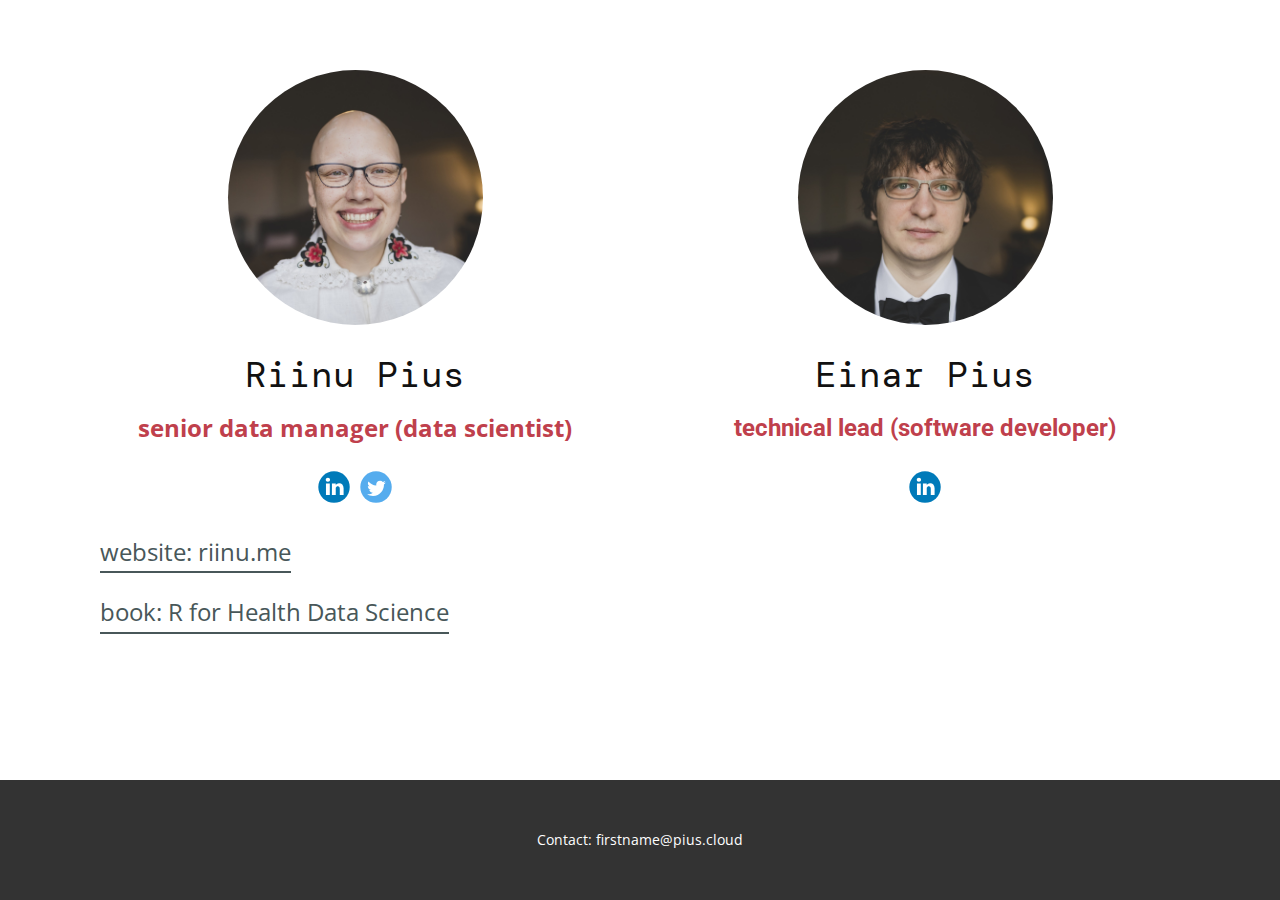
<file: index.html>
<!DOCTYPE html>
<html style="font-size: 16px;">
  <head>
    <meta name="viewport" content="width=device-width, initial-scale=1.0">
    <meta charset="utf-8">
    <meta name="keywords" content="​Einar Pius, software developer​, ​Riinu Pius, data manager/data scientist">
    <meta name="description" content="">
    <meta name="page_type" content="np-template-header-footer-from-plugin">
    <title>Home</title>
    <link rel="stylesheet" href="nicepage.css" media="screen">
<link rel="stylesheet" href="Home.css" media="screen">
    <script class="u-script" type="text/javascript" src="jquery.js" defer=""></script>
    <script class="u-script" type="text/javascript" src="nicepage.js" defer=""></script>
    <meta name="generator" content="Nicepage 3.26.0, nicepage.com">
    <link rel="icon" href="images/favicon.png">
    <link id="u-theme-google-font" rel="stylesheet" href="https://fonts.googleapis.com/css?family=Roboto:100,100i,300,300i,400,400i,500,500i,700,700i,900,900i|Open+Sans:300,300i,400,400i,600,600i,700,700i,800,800i">
    <link id="u-page-google-font" rel="stylesheet" href="https://fonts.googleapis.com/css?family=DM+Mono:300,300i,400,400i,500,500i">
    
    
    <script type="application/ld+json">{
		"@context": "http://schema.org",
		"@type": "Organization",
		"name": "Site1"
}</script>
    <meta name="theme-color" content="#bf404c">
    <meta property="og:title" content="Home">
    <meta property="og:description" content="">
    <meta property="og:type" content="website">
  </head>
  <body data-home-page="Home.html" data-home-page-title="Home" class="u-body u-stick-footer">
    <section class="u-align-center u-clearfix u-lightbox u-section-1" id="carousel_5503">
      <div class="u-align-left u-clearfix u-sheet u-sheet-1">
        <div class="u-clearfix u-expanded-width u-layout-wrap u-layout-wrap-1">
          <div class="u-gutter-0 u-layout">
            <div class="u-layout-row">
              <div class="u-container-style u-layout-cell u-size-30 u-layout-cell-1">
                <div class="u-container-layout u-container-layout-1">
                  <div class="u-align-center u-image u-image-circle u-image-1" alt="" data-image-width="1600" data-image-height="1067"></div>
                  <h2 class="u-custom-font u-text u-text-default u-text-1"> Riinu Pius</h2>
                  <h2 class="u-align-center u-custom-font u-text u-text-default-lg u-text-default-md u-text-default-sm u-text-default-xl u-text-font u-text-palette-1-base u-text-2">senior data manager (data scientist)</h2>
                  <div class="u-align-center u-social-icons u-spacing-10 u-social-icons-1">
                    <a class="u-social-url" target="_blank" title="LinkedIn" href="https://www.linkedin.com/in/riinu-pius-18860140"><span class="u-icon u-social-icon u-social-linkedin u-icon-1"><svg class="u-svg-link" preserveAspectRatio="xMidYMin slice" viewBox="0 0 112 112" style=""><use xmlns:xlink="http://www.w3.org/1999/xlink" xlink:href="#svg-cba4"></use></svg><svg class="u-svg-content" viewBox="0 0 112 112" x="0" y="0" id="svg-cba4"><circle fill="currentColor" cx="56.1" cy="56.1" r="55"></circle><path fill="#FFFFFF" d="M41.3,83.7H27.9V43.4h13.4V83.7z M34.6,37.9L34.6,37.9c-4.6,0-7.5-3.1-7.5-7c0-4,3-7,7.6-7s7.4,3,7.5,7
            C42.2,34.8,39.2,37.9,34.6,37.9z M89.6,83.7H76.2V62.2c0-5.4-1.9-9.1-6.8-9.1c-3.7,0-5.9,2.5-6.9,4.9c-0.4,0.9-0.4,2.1-0.4,3.3v22.5
            H48.7c0,0,0.2-36.5,0-40.3h13.4v5.7c1.8-2.7,5-6.7,12.1-6.7c8.8,0,15.4,5.8,15.4,18.1V83.7z"></path></svg></span>
                    </a>
                    <a class="u-social-url" title="twitter" target="_blank" href="https://twitter.com/_Riinu_"><span class="u-icon u-social-icon u-social-twitter u-icon-2"><svg class="u-svg-link" preserveAspectRatio="xMidYMin slice" viewBox="0 0 112 112" style=""><use xmlns:xlink="http://www.w3.org/1999/xlink" xlink:href="#svg-efad"></use></svg><svg class="u-svg-content" viewBox="0 0 112 112" x="0" y="0" id="svg-efad"><circle fill="currentColor" class="st0" cx="56.1" cy="56.1" r="55"></circle><path fill="#FFFFFF" d="M83.8,47.3c0,0.6,0,1.2,0,1.7c0,17.7-13.5,38.2-38.2,38.2C38,87.2,31,85,25,81.2c1,0.1,2.1,0.2,3.2,0.2
c6.3,0,12.1-2.1,16.7-5.7c-5.9-0.1-10.8-4-12.5-9.3c0.8,0.2,1.7,0.2,2.5,0.2c1.2,0,2.4-0.2,3.5-0.5c-6.1-1.2-10.8-6.7-10.8-13.1
c0-0.1,0-0.1,0-0.2c1.8,1,3.9,1.6,6.1,1.7c-3.6-2.4-6-6.5-6-11.2c0-2.5,0.7-4.8,1.8-6.7c6.6,8.1,16.5,13.5,27.6,14
c-0.2-1-0.3-2-0.3-3.1c0-7.4,6-13.4,13.4-13.4c3.9,0,7.3,1.6,9.8,4.2c3.1-0.6,5.9-1.7,8.5-3.3c-1,3.1-3.1,5.8-5.9,7.4
c2.7-0.3,5.3-1,7.7-2.1C88.7,43,86.4,45.4,83.8,47.3z"></path></svg></span>
                    </a>
                  </div>
                  <a href="https://riinu.me" class="u-align-left u-border-2 u-border-palette-4-dark-2 u-btn u-button-style u-none u-btn-1" target="_blank">website: riinu.me</a>
                  <a href="https://argoshare.is.ed.ac.uk/healthyr_book/" class="u-align-left u-border-2 u-border-palette-4-dark-2 u-btn u-button-style u-none u-btn-2" target="_blank">book: R for Health Data Science</a>
                </div>
              </div>
              <div class="u-container-style u-layout-cell u-size-30 u-layout-cell-2">
                <div class="u-container-layout u-container-layout-2">
                  <div class="u-image u-image-circle u-image-2" alt="" data-image-width="1067" data-image-height="1600"></div>
                  <h2 class="u-align-center u-custom-font u-text u-text-default u-text-3"> Einar Pius</h2>
                  <h2 class="u-align-center u-text u-text-default-lg u-text-default-md u-text-default-sm u-text-default-xl u-text-palette-1-base u-text-4">technical lead​ (software developer)</h2>
                  <div class="u-social-icons u-spacing-10 u-social-icons-2">
                    <a class="u-social-url" target="_blank" title="LinkedIn" href="https://www.linkedin.com/in/einar-pius"><span class="u-icon u-social-icon u-social-linkedin u-icon-3"><svg class="u-svg-link" preserveAspectRatio="xMidYMin slice" viewBox="0 0 112 112" style=""><use xmlns:xlink="http://www.w3.org/1999/xlink" xlink:href="#svg-b36e"></use></svg><svg class="u-svg-content" viewBox="0 0 112 112" x="0" y="0" id="svg-b36e"><circle fill="currentColor" cx="56.1" cy="56.1" r="55"></circle><path fill="#FFFFFF" d="M41.3,83.7H27.9V43.4h13.4V83.7z M34.6,37.9L34.6,37.9c-4.6,0-7.5-3.1-7.5-7c0-4,3-7,7.6-7s7.4,3,7.5,7
            C42.2,34.8,39.2,37.9,34.6,37.9z M89.6,83.7H76.2V62.2c0-5.4-1.9-9.1-6.8-9.1c-3.7,0-5.9,2.5-6.9,4.9c-0.4,0.9-0.4,2.1-0.4,3.3v22.5
            H48.7c0,0,0.2-36.5,0-40.3h13.4v5.7c1.8-2.7,5-6.7,12.1-6.7c8.8,0,15.4,5.8,15.4,18.1V83.7z"></path></svg></span>
                    </a>
                  </div>
                </div>
              </div>
            </div>
          </div>
        </div>
      </div>
    </section>
    
    
    <footer class="u-align-center u-clearfix u-footer u-grey-80 u-footer" id="sec-705d"><div class="u-clearfix u-sheet u-sheet-1">
        <p class="u-small-text u-text u-text-variant u-text-1">Contact: firstname@pius.cloud</p>
      </div></footer>
  </body>
</html>
</file>
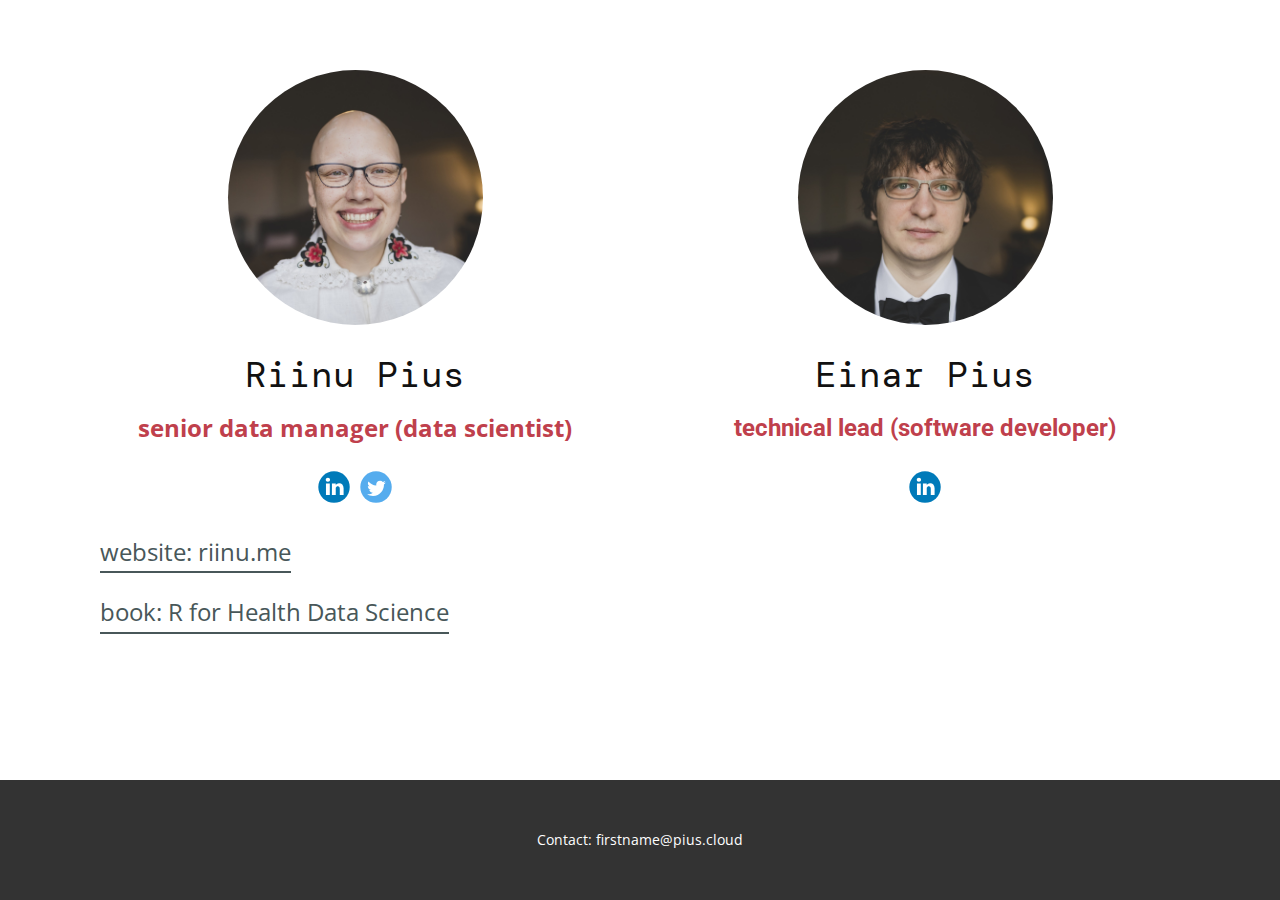
<file: Home.html>
<!DOCTYPE html>
<html style="font-size: 16px;">
  <head>
    <meta name="viewport" content="width=device-width, initial-scale=1.0">
    <meta charset="utf-8">
    <meta name="keywords" content="​Einar Pius, software developer​, ​Riinu Pius, data manager/data scientist">
    <meta name="description" content="">
    <meta name="page_type" content="np-template-header-footer-from-plugin">
    <title>Home</title>
    <link rel="stylesheet" href="nicepage.css" media="screen">
<link rel="stylesheet" href="Home.css" media="screen">
    <script class="u-script" type="text/javascript" src="jquery.js" defer=""></script>
    <script class="u-script" type="text/javascript" src="nicepage.js" defer=""></script>
    <meta name="generator" content="Nicepage 3.26.0, nicepage.com">
    <link rel="icon" href="images/favicon.png">
    <link id="u-theme-google-font" rel="stylesheet" href="https://fonts.googleapis.com/css?family=Roboto:100,100i,300,300i,400,400i,500,500i,700,700i,900,900i|Open+Sans:300,300i,400,400i,600,600i,700,700i,800,800i">
    <link id="u-page-google-font" rel="stylesheet" href="https://fonts.googleapis.com/css?family=DM+Mono:300,300i,400,400i,500,500i">
    
    
    <script type="application/ld+json">{
		"@context": "http://schema.org",
		"@type": "Organization",
		"name": "Site1"
}</script>
    <meta name="theme-color" content="#bf404c">
    <meta property="og:title" content="Home">
    <meta property="og:description" content="">
    <meta property="og:type" content="website">
  </head>
  <body class="u-body u-stick-footer">
    <section class="u-align-center u-clearfix u-lightbox u-section-1" id="carousel_5503">
      <div class="u-align-left u-clearfix u-sheet u-sheet-1">
        <div class="u-clearfix u-expanded-width u-layout-wrap u-layout-wrap-1">
          <div class="u-gutter-0 u-layout">
            <div class="u-layout-row">
              <div class="u-container-style u-layout-cell u-size-30 u-layout-cell-1">
                <div class="u-container-layout u-container-layout-1">
                  <div class="u-align-center u-image u-image-circle u-image-1" alt="" data-image-width="1600" data-image-height="1067"></div>
                  <h2 class="u-custom-font u-text u-text-default u-text-1"> Riinu Pius</h2>
                  <h2 class="u-align-center u-custom-font u-text u-text-default-lg u-text-default-md u-text-default-sm u-text-default-xl u-text-font u-text-palette-1-base u-text-2">senior data manager (data scientist)</h2>
                  <div class="u-align-center u-social-icons u-spacing-10 u-social-icons-1">
                    <a class="u-social-url" target="_blank" title="LinkedIn" href="https://www.linkedin.com/in/riinu-pius-18860140"><span class="u-icon u-social-icon u-social-linkedin u-icon-1"><svg class="u-svg-link" preserveAspectRatio="xMidYMin slice" viewBox="0 0 112 112" style=""><use xmlns:xlink="http://www.w3.org/1999/xlink" xlink:href="#svg-cba4"></use></svg><svg class="u-svg-content" viewBox="0 0 112 112" x="0" y="0" id="svg-cba4"><circle fill="currentColor" cx="56.1" cy="56.1" r="55"></circle><path fill="#FFFFFF" d="M41.3,83.7H27.9V43.4h13.4V83.7z M34.6,37.9L34.6,37.9c-4.6,0-7.5-3.1-7.5-7c0-4,3-7,7.6-7s7.4,3,7.5,7
            C42.2,34.8,39.2,37.9,34.6,37.9z M89.6,83.7H76.2V62.2c0-5.4-1.9-9.1-6.8-9.1c-3.7,0-5.9,2.5-6.9,4.9c-0.4,0.9-0.4,2.1-0.4,3.3v22.5
            H48.7c0,0,0.2-36.5,0-40.3h13.4v5.7c1.8-2.7,5-6.7,12.1-6.7c8.8,0,15.4,5.8,15.4,18.1V83.7z"></path></svg></span>
                    </a>
                    <a class="u-social-url" title="twitter" target="_blank" href="https://twitter.com/_Riinu_"><span class="u-icon u-social-icon u-social-twitter u-icon-2"><svg class="u-svg-link" preserveAspectRatio="xMidYMin slice" viewBox="0 0 112 112" style=""><use xmlns:xlink="http://www.w3.org/1999/xlink" xlink:href="#svg-efad"></use></svg><svg class="u-svg-content" viewBox="0 0 112 112" x="0" y="0" id="svg-efad"><circle fill="currentColor" class="st0" cx="56.1" cy="56.1" r="55"></circle><path fill="#FFFFFF" d="M83.8,47.3c0,0.6,0,1.2,0,1.7c0,17.7-13.5,38.2-38.2,38.2C38,87.2,31,85,25,81.2c1,0.1,2.1,0.2,3.2,0.2
c6.3,0,12.1-2.1,16.7-5.7c-5.9-0.1-10.8-4-12.5-9.3c0.8,0.2,1.7,0.2,2.5,0.2c1.2,0,2.4-0.2,3.5-0.5c-6.1-1.2-10.8-6.7-10.8-13.1
c0-0.1,0-0.1,0-0.2c1.8,1,3.9,1.6,6.1,1.7c-3.6-2.4-6-6.5-6-11.2c0-2.5,0.7-4.8,1.8-6.7c6.6,8.1,16.5,13.5,27.6,14
c-0.2-1-0.3-2-0.3-3.1c0-7.4,6-13.4,13.4-13.4c3.9,0,7.3,1.6,9.8,4.2c3.1-0.6,5.9-1.7,8.5-3.3c-1,3.1-3.1,5.8-5.9,7.4
c2.7-0.3,5.3-1,7.7-2.1C88.7,43,86.4,45.4,83.8,47.3z"></path></svg></span>
                    </a>
                  </div>
                  <a href="https://riinu.me" class="u-align-left u-border-2 u-border-palette-4-dark-2 u-btn u-button-style u-none u-btn-1" target="_blank">website: riinu.me</a>
                  <a href="https://argoshare.is.ed.ac.uk/healthyr_book/" class="u-align-left u-border-2 u-border-palette-4-dark-2 u-btn u-button-style u-none u-btn-2" target="_blank">book: R for Health Data Science</a>
                </div>
              </div>
              <div class="u-container-style u-layout-cell u-size-30 u-layout-cell-2">
                <div class="u-container-layout u-container-layout-2">
                  <div class="u-image u-image-circle u-image-2" alt="" data-image-width="1067" data-image-height="1600"></div>
                  <h2 class="u-align-center u-custom-font u-text u-text-default u-text-3"> Einar Pius</h2>
                  <h2 class="u-align-center u-text u-text-default-lg u-text-default-md u-text-default-sm u-text-default-xl u-text-palette-1-base u-text-4">technical lead​ (software developer)</h2>
                  <div class="u-social-icons u-spacing-10 u-social-icons-2">
                    <a class="u-social-url" target="_blank" title="LinkedIn" href="https://www.linkedin.com/in/einar-pius"><span class="u-icon u-social-icon u-social-linkedin u-icon-3"><svg class="u-svg-link" preserveAspectRatio="xMidYMin slice" viewBox="0 0 112 112" style=""><use xmlns:xlink="http://www.w3.org/1999/xlink" xlink:href="#svg-b36e"></use></svg><svg class="u-svg-content" viewBox="0 0 112 112" x="0" y="0" id="svg-b36e"><circle fill="currentColor" cx="56.1" cy="56.1" r="55"></circle><path fill="#FFFFFF" d="M41.3,83.7H27.9V43.4h13.4V83.7z M34.6,37.9L34.6,37.9c-4.6,0-7.5-3.1-7.5-7c0-4,3-7,7.6-7s7.4,3,7.5,7
            C42.2,34.8,39.2,37.9,34.6,37.9z M89.6,83.7H76.2V62.2c0-5.4-1.9-9.1-6.8-9.1c-3.7,0-5.9,2.5-6.9,4.9c-0.4,0.9-0.4,2.1-0.4,3.3v22.5
            H48.7c0,0,0.2-36.5,0-40.3h13.4v5.7c1.8-2.7,5-6.7,12.1-6.7c8.8,0,15.4,5.8,15.4,18.1V83.7z"></path></svg></span>
                    </a>
                  </div>
                </div>
              </div>
            </div>
          </div>
        </div>
      </div>
    </section>
    
    
    <footer class="u-align-center u-clearfix u-footer u-grey-80 u-footer" id="sec-705d"><div class="u-clearfix u-sheet u-sheet-1">
        <p class="u-small-text u-text u-text-variant u-text-1">Contact: firstname@pius.cloud</p>
      </div></footer>
  </body>
</html>
</file>
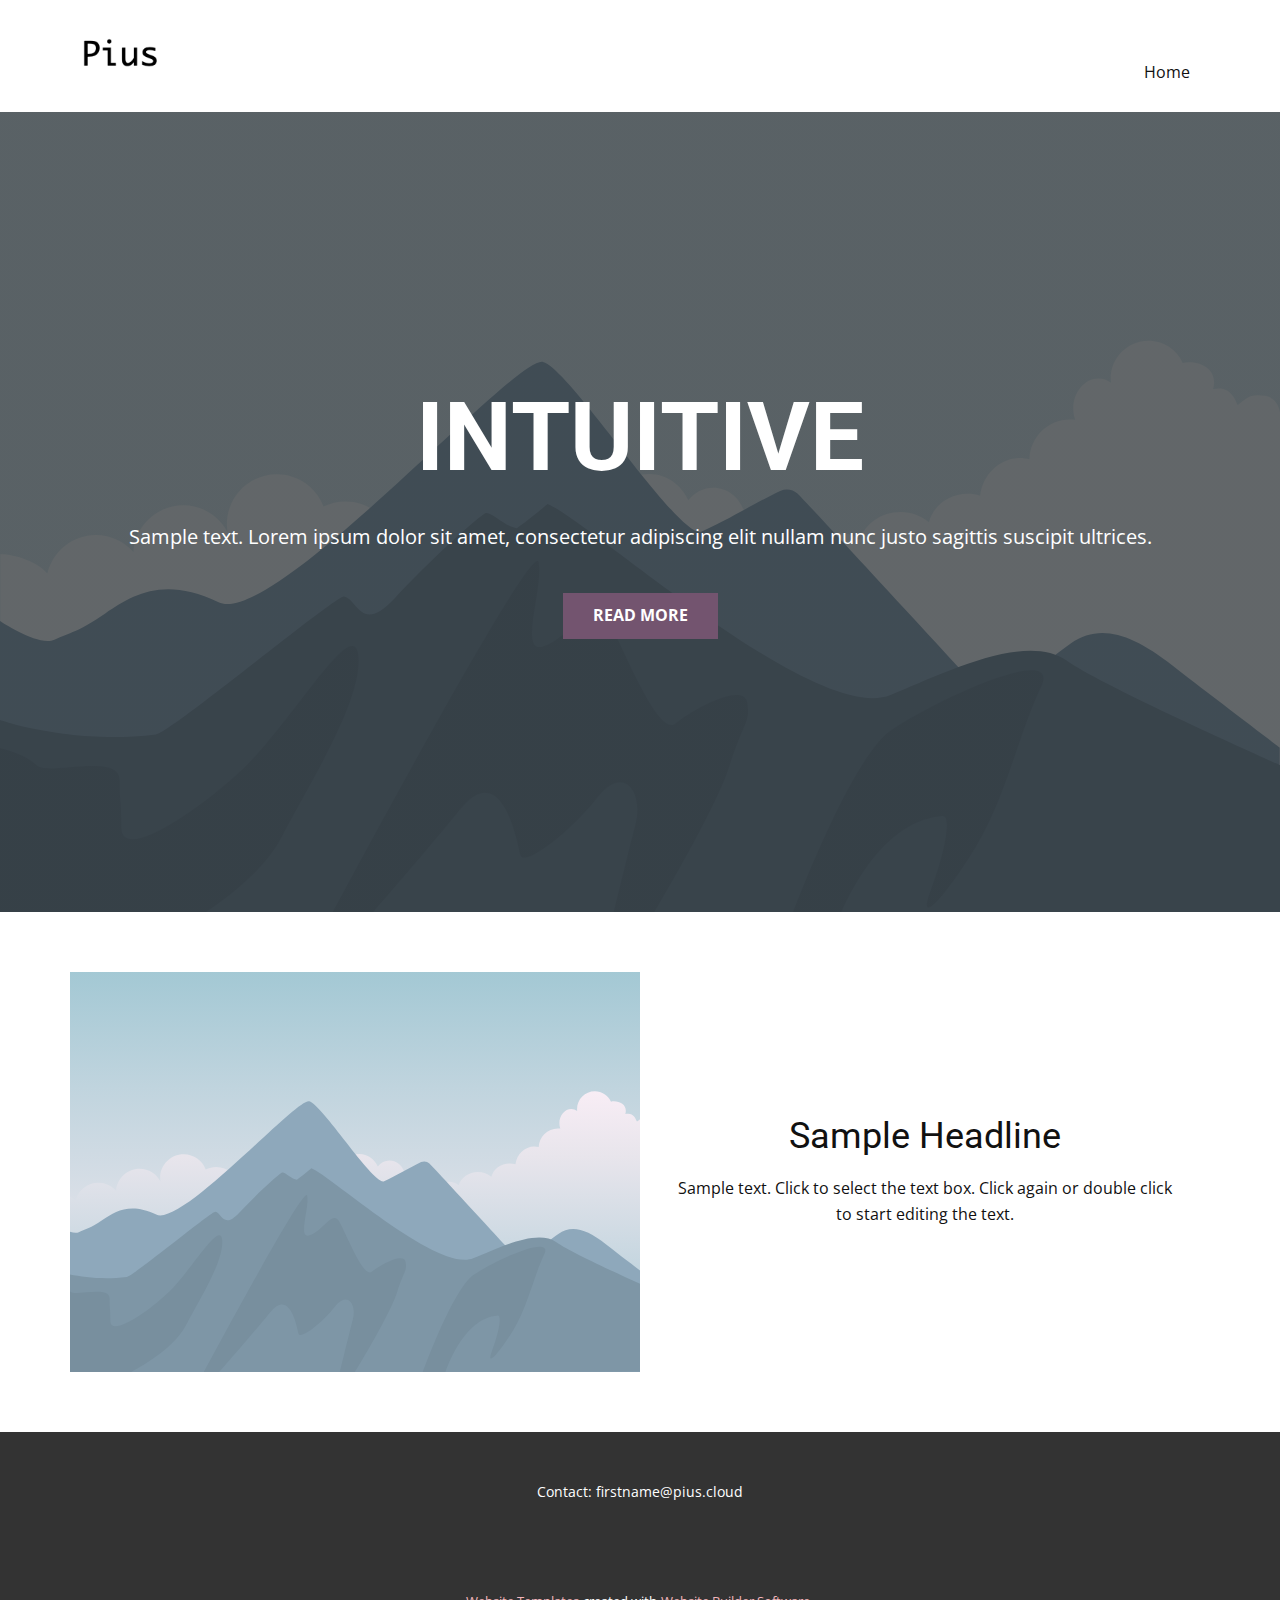
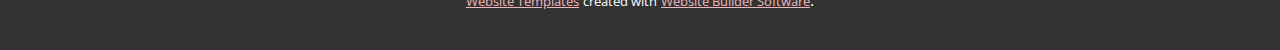
<file: Page-1.html>
<!DOCTYPE html>
<html style="font-size: 16px;">
  <head>
    <meta name="viewport" content="width=device-width, initial-scale=1.0">
    <meta charset="utf-8">
    <meta name="keywords" content="INTUITIVE">
    <meta name="description" content="">
    <meta name="page_type" content="np-template-header-footer-from-plugin">
    <title>Page 1</title>
    <link rel="stylesheet" href="nicepage.css" media="screen">
<link rel="stylesheet" href="Page-1.css" media="screen">
    <script class="u-script" type="text/javascript" src="jquery.js" defer=""></script>
    <script class="u-script" type="text/javascript" src="nicepage.js" defer=""></script>
    <meta name="generator" content="Nicepage 3.26.0, nicepage.com">
    <link id="u-theme-google-font" rel="stylesheet" href="https://fonts.googleapis.com/css?family=Roboto:100,100i,300,300i,400,400i,500,500i,700,700i,900,900i|Open+Sans:300,300i,400,400i,600,600i,700,700i,800,800i">
    
    
    
    <script type="application/ld+json">{
		"@context": "http://schema.org",
		"@type": "Organization",
		"name": "",
		"logo": "images/pius_logo.png"
}</script>
    <meta name="theme-color" content="#478ac9">
    <meta property="og:title" content="Page 1">
    <meta property="og:type" content="website">
  </head>
  <body class="u-body"><header class="u-clearfix u-header u-header" id="sec-5297"><div class="u-clearfix u-sheet u-valign-middle u-sheet-1">
        <a href="https://nicepage.com" class="u-image u-logo u-image-1" data-image-width="150" data-image-height="96">
          <img src="images/pius_logo.png" class="u-logo-image u-logo-image-1">
        </a>
        <nav class="u-menu u-menu-dropdown u-offcanvas u-menu-1">
          <div class="menu-collapse" style="font-size: 1rem; letter-spacing: 0px;">
            <a class="u-button-style u-custom-left-right-menu-spacing u-custom-padding-bottom u-custom-top-bottom-menu-spacing u-nav-link u-text-active-palette-1-base u-text-hover-palette-2-base" href="#">
              <svg><use xmlns:xlink="http://www.w3.org/1999/xlink" xlink:href="#menu-hamburger"></use></svg>
              <svg version="1.1" xmlns="http://www.w3.org/2000/svg" xmlns:xlink="http://www.w3.org/1999/xlink"><defs><symbol id="menu-hamburger" viewBox="0 0 16 16" style="width: 16px; height: 16px;"><rect y="1" width="16" height="2"></rect><rect y="7" width="16" height="2"></rect><rect y="13" width="16" height="2"></rect>
</symbol>
</defs></svg>
            </a>
          </div>
          <div class="u-custom-menu u-nav-container">
            <ul class="u-nav u-unstyled u-nav-1"><li class="u-nav-item"><a class="u-button-style u-nav-link u-text-active-palette-1-base u-text-hover-palette-2-base" href="Home.html" style="padding: 10px 20px;">Home</a>
</li></ul>
          </div>
          <div class="u-custom-menu u-nav-container-collapse">
            <div class="u-black u-container-style u-inner-container-layout u-opacity u-opacity-95 u-sidenav">
              <div class="u-inner-container-layout u-sidenav-overflow">
                <div class="u-menu-close"></div>
                <ul class="u-align-center u-nav u-popupmenu-items u-unstyled u-nav-2"><li class="u-nav-item"><a class="u-button-style u-nav-link" href="Home.html" style="padding: 10px 20px;">Home</a>
</li></ul>
              </div>
            </div>
            <div class="u-black u-menu-overlay u-opacity u-opacity-70"></div>
          </div>
        </nav>
      </div></header>
    <section class="u-align-center u-clearfix u-image u-shading u-section-1" src="" data-image-width="256" data-image-height="256" id="sec-f2f4">
      <div class="u-clearfix u-sheet u-valign-middle u-sheet-1">
        <h1 class="u-text u-text-default u-title u-text-1">INTUITIVE</h1>
        <p class="u-large-text u-text u-text-default u-text-variant u-text-2">Sample text. Lorem ipsum dolor sit amet, consectetur adipiscing elit nullam nunc justo sagittis suscipit ultrices.</p>
        <a href="#" class="u-btn u-button-style u-palette-2-base u-btn-1">Read More</a>
      </div>
    </section>
    <section class="u-clearfix u-section-2" id="sec-69c9">
      <div class="u-clearfix u-sheet u-sheet-1">
        <div class="u-clearfix u-expanded-width u-layout-wrap u-layout-wrap-1">
          <div class="u-layout">
            <div class="u-layout-row">
              <div class="u-container-style u-image u-layout-cell u-size-30 u-image-1" data-image-width="400" data-image-height="265">
                <div class="u-container-layout u-valign-middle u-container-layout-1"></div>
              </div>
              <div class="u-align-center u-container-style u-layout-cell u-size-30 u-layout-cell-2">
                <div class="u-container-layout u-valign-middle u-container-layout-2">
                  <h2 class="u-text u-text-default u-text-1">Sample Headline</h2>
                  <p class="u-text u-text-default u-text-2">Sample text. Click to select the text box. Click again or double click to start editing the text.</p>
                </div>
              </div>
            </div>
          </div>
        </div>
      </div>
    </section>
    
    
    <footer class="u-align-center u-clearfix u-footer u-grey-80 u-footer" id="sec-705d"><div class="u-clearfix u-sheet u-sheet-1">
        <p class="u-small-text u-text u-text-variant u-text-1">Contact: firstname@pius.cloud</p>
      </div></footer>
    <section class="u-backlink u-clearfix u-grey-80">
      <a class="u-link" href="https://nicepage.com/website-templates" target="_blank">
        <span>Website Templates</span>
      </a>
      <p class="u-text">
        <span>created with</span>
      </p>
      <a class="u-link" href="https://nicepage.com/" target="_blank">
        <span>Website Builder Software</span>
      </a>. 
    </section>
  </body>
</html>
</file>
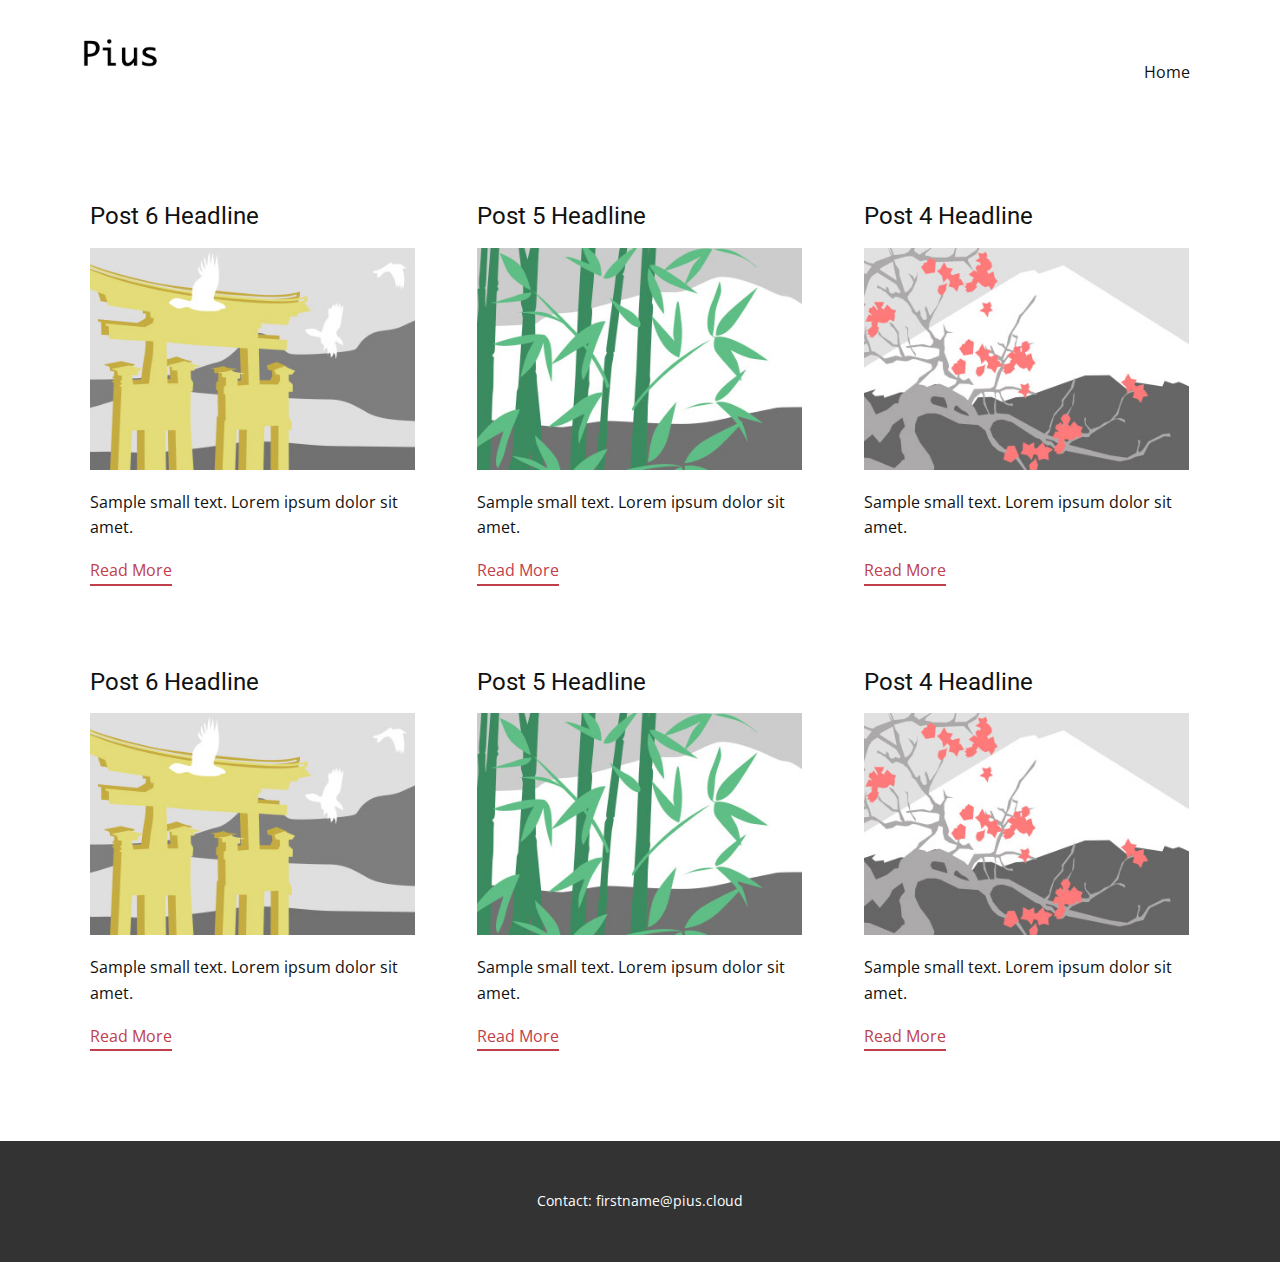
<file: blog/blog.html>
<html style="font-size: 16px;"><head>
    <meta name="viewport" content="width=device-width, initial-scale=1.0">
    <meta charset="utf-8">
    <meta name="keywords" content="">
    <meta name="description" content="">
    <meta name="page_type" content="np-template-header-footer-from-plugin">
    <title>Blog Template</title>
    <link rel="stylesheet" href="../nicepage.css" media="screen">
<link rel="stylesheet" href="../Blog-Template.css" media="screen">
    <script class="u-script" type="text/javascript" src="../jquery.js" defer=""></script>
    <script class="u-script" type="text/javascript" src="../nicepage.js" defer=""></script>
    <meta name="generator" content="Nicepage 3.26.0, nicepage.com">
    <link rel="icon" href="../images/favicon.png">
    <link id="u-theme-google-font" rel="stylesheet" href="https://fonts.googleapis.com/css?family=Roboto:100,100i,300,300i,400,400i,500,500i,700,700i,900,900i|Open+Sans:300,300i,400,400i,600,600i,700,700i,800,800i">
    
    
    <script type="application/ld+json">{
		"@context": "http://schema.org",
		"@type": "Organization",
		"name": "Site1",
		"logo": "images/pius_logo.png"
}</script>
    <meta name="theme-color" content="#bf404c">
  </head>
  <body class="u-body"><header class="u-clearfix u-header u-header" id="sec-5297"><div class="u-clearfix u-sheet u-valign-middle u-sheet-1">
        <a href="https://pius.cloud" class="u-image u-logo u-image-1" data-image-width="150" data-image-height="96" title="pius.cloud">
          <img src="../images/pius_logo.png" class="u-logo-image u-logo-image-1">
        </a>
        <nav class="u-menu u-menu-dropdown u-offcanvas u-menu-1">
          <div class="menu-collapse" style="font-size: 1rem; letter-spacing: 0px;">
            <a class="u-button-style u-custom-left-right-menu-spacing u-custom-padding-bottom u-custom-top-bottom-menu-spacing u-nav-link u-text-active-palette-1-base u-text-hover-palette-2-base" href="#">
              <svg><use xmlns:xlink="http://www.w3.org/1999/xlink" xlink:href="#menu-hamburger"></use></svg>
              <svg version="1.1" xmlns="http://www.w3.org/2000/svg" xmlns:xlink="http://www.w3.org/1999/xlink"><defs><symbol id="menu-hamburger" viewBox="0 0 16 16" style="width: 16px; height: 16px;"><rect y="1" width="16" height="2"></rect><rect y="7" width="16" height="2"></rect><rect y="13" width="16" height="2"></rect>
</symbol>
</defs></svg>
            </a>
          </div>
          <div class="u-custom-menu u-nav-container">
            <ul class="u-nav u-unstyled u-nav-1"><li class="u-nav-item"><a class="u-button-style u-nav-link u-text-active-palette-1-base u-text-hover-palette-2-base" href="../Home.html" style="padding: 10px 20px;">Home</a>
</li></ul>
          </div>
          <div class="u-custom-menu u-nav-container-collapse">
            <div class="u-black u-container-style u-inner-container-layout u-opacity u-opacity-95 u-sidenav">
              <div class="u-inner-container-layout u-sidenav-overflow">
                <div class="u-menu-close"></div>
                <ul class="u-align-center u-nav u-popupmenu-items u-unstyled u-nav-2"><li class="u-nav-item"><a class="u-button-style u-nav-link" href="../Home.html" style="padding: 10px 20px;">Home</a>
</li></ul>
              </div>
            </div>
            <div class="u-black u-menu-overlay u-opacity u-opacity-70"></div>
          </div>
        </nav>
      </div></header>
    <section class="u-clearfix u-section-1" id="sec-73b3">
      <div class="u-clearfix u-sheet u-valign-middle u-sheet-1"><!--blog--><!--blog_options_json--><!--{"type":"Recent","source":"","tags":"","count":""}--><!--/blog_options_json-->
        <div class="u-blog u-expanded-width u-repeater u-repeater-1"><!--blog_post-->
          <div class="u-blog-post u-container-style u-repeater-item u-white u-repeater-item-1">
            <div class="u-container-layout u-similar-container u-valign-top u-container-layout-1"><!--blog_post_header-->
              <h4 class="u-blog-control u-text u-text-1">
                <a class="u-post-header-link" href="../blog/post-5.html"><!--blog_post_header_content-->Post 6 Headline<!--/blog_post_header_content--></a>
              </h4><!--/blog_post_header--><!--blog_post_image-->
              <a class="u-post-header-link" href="../blog/post-5.html"><img alt="" class="u-blog-control u-expanded-width u-image u-image-default u-image-1" src="[data-uri]"></a><!--/blog_post_image--><!--blog_post_content-->
              <div class="u-blog-control u-post-content u-text u-text-2 fr-view">Sample small text. Lorem ipsum dolor sit amet.</div><!--/blog_post_content--><!--blog_post_readmore-->
              <a href="../blog/post-5.html" class="u-blog-control u-border-2 u-border-palette-1-base u-btn u-btn-rectangle u-button-style u-none u-btn-1"><!--blog_post_readmore_content--><!--options_json--><!--{"content":""}--><!--/options_json-->Read More<!--/blog_post_readmore_content--></a><!--/blog_post_readmore-->
            </div>
          </div><div class="u-blog-post u-container-style u-repeater-item u-video-cover u-white">
            <div class="u-container-layout u-similar-container u-valign-top u-container-layout-2"><!--blog_post_header-->
              <h4 class="u-blog-control u-text u-text-3">
                <a class="u-post-header-link" href="../blog/post-4.html"><!--blog_post_header_content-->Post 5 Headline<!--/blog_post_header_content--></a>
              </h4><!--/blog_post_header--><!--blog_post_image-->
              <a class="u-post-header-link" href="../blog/post-4.html"><img alt="" class="u-blog-control u-expanded-width u-image u-image-default u-image-2" src="[data-uri]"></a><!--/blog_post_image--><!--blog_post_content-->
              <div class="u-blog-control u-post-content u-text u-text-4 fr-view">Sample small text. Lorem ipsum dolor sit amet.</div><!--/blog_post_content--><!--blog_post_readmore-->
              <a href="../blog/post-4.html" class="u-blog-control u-border-2 u-border-palette-1-base u-btn u-btn-rectangle u-button-style u-none u-btn-2"><!--blog_post_readmore_content--><!--options_json--><!--{"content":""}--><!--/options_json-->Read More<!--/blog_post_readmore_content--></a><!--/blog_post_readmore-->
            </div>
          </div><div class="u-blog-post u-container-style u-repeater-item u-video-cover u-white">
            <div class="u-container-layout u-similar-container u-valign-top u-container-layout-3"><!--blog_post_header-->
              <h4 class="u-blog-control u-text u-text-5">
                <a class="u-post-header-link" href="../blog/post-3.html"><!--blog_post_header_content-->Post 4 Headline<!--/blog_post_header_content--></a>
              </h4><!--/blog_post_header--><!--blog_post_image-->
              <a class="u-post-header-link" href="../blog/post-3.html"><img alt="" class="u-blog-control u-expanded-width u-image u-image-default u-image-3" src="[data-uri]"></a><!--/blog_post_image--><!--blog_post_content-->
              <div class="u-blog-control u-post-content u-text u-text-6 fr-view">Sample small text. Lorem ipsum dolor sit amet.</div><!--/blog_post_content--><!--blog_post_readmore-->
              <a href="../blog/post-3.html" class="u-blog-control u-border-2 u-border-palette-1-base u-btn u-btn-rectangle u-button-style u-none u-btn-3"><!--blog_post_readmore_content--><!--options_json--><!--{"content":""}--><!--/options_json-->Read More<!--/blog_post_readmore_content--></a><!--/blog_post_readmore-->
            </div>
          </div><div class="u-blog-post u-container-style u-repeater-item u-white u-repeater-item-1">
            <div class="u-container-layout u-similar-container u-valign-top u-container-layout-1"><!--blog_post_header-->
              <h4 class="u-blog-control u-text u-text-1">
                <a class="u-post-header-link" href="../blog/post-2.html"><!--blog_post_header_content-->Post 6 Headline<!--/blog_post_header_content--></a>
              </h4><!--/blog_post_header--><!--blog_post_image-->
              <a class="u-post-header-link" href="../blog/post-2.html"><img alt="" class="u-blog-control u-expanded-width u-image u-image-default u-image-1" src="[data-uri]"></a><!--/blog_post_image--><!--blog_post_content-->
              <div class="u-blog-control u-post-content u-text u-text-2 fr-view">Sample small text. Lorem ipsum dolor sit amet.</div><!--/blog_post_content--><!--blog_post_readmore-->
              <a href="../blog/post-2.html" class="u-blog-control u-border-2 u-border-palette-1-base u-btn u-btn-rectangle u-button-style u-none u-btn-1"><!--blog_post_readmore_content--><!--options_json--><!--{"content":""}--><!--/options_json-->Read More<!--/blog_post_readmore_content--></a><!--/blog_post_readmore-->
            </div>
          </div><div class="u-blog-post u-container-style u-repeater-item u-video-cover u-white">
            <div class="u-container-layout u-similar-container u-valign-top u-container-layout-2"><!--blog_post_header-->
              <h4 class="u-blog-control u-text u-text-3">
                <a class="u-post-header-link" href="../blog/post-1.html"><!--blog_post_header_content-->Post 5 Headline<!--/blog_post_header_content--></a>
              </h4><!--/blog_post_header--><!--blog_post_image-->
              <a class="u-post-header-link" href="../blog/post-1.html"><img alt="" class="u-blog-control u-expanded-width u-image u-image-default u-image-2" src="[data-uri]"></a><!--/blog_post_image--><!--blog_post_content-->
              <div class="u-blog-control u-post-content u-text u-text-4 fr-view">Sample small text. Lorem ipsum dolor sit amet.</div><!--/blog_post_content--><!--blog_post_readmore-->
              <a href="../blog/post-1.html" class="u-blog-control u-border-2 u-border-palette-1-base u-btn u-btn-rectangle u-button-style u-none u-btn-2"><!--blog_post_readmore_content--><!--options_json--><!--{"content":""}--><!--/options_json-->Read More<!--/blog_post_readmore_content--></a><!--/blog_post_readmore-->
            </div>
          </div><div class="u-blog-post u-container-style u-repeater-item u-video-cover u-white">
            <div class="u-container-layout u-similar-container u-valign-top u-container-layout-3"><!--blog_post_header-->
              <h4 class="u-blog-control u-text u-text-5">
                <a class="u-post-header-link" href="../blog/post.html"><!--blog_post_header_content-->Post 4 Headline<!--/blog_post_header_content--></a>
              </h4><!--/blog_post_header--><!--blog_post_image-->
              <a class="u-post-header-link" href="../blog/post.html"><img alt="" class="u-blog-control u-expanded-width u-image u-image-default u-image-3" src="[data-uri]"></a><!--/blog_post_image--><!--blog_post_content-->
              <div class="u-blog-control u-post-content u-text u-text-6 fr-view">Sample small text. Lorem ipsum dolor sit amet.</div><!--/blog_post_content--><!--blog_post_readmore-->
              <a href="../blog/post.html" class="u-blog-control u-border-2 u-border-palette-1-base u-btn u-btn-rectangle u-button-style u-none u-btn-3"><!--blog_post_readmore_content--><!--options_json--><!--{"content":""}--><!--/options_json-->Read More<!--/blog_post_readmore_content--></a><!--/blog_post_readmore-->
            </div>
          </div><!--/blog_post--><!--blog_post-->
          <!--/blog_post--><!--blog_post-->
          <!--/blog_post-->
        </div><!--/blog-->
      </div>
    </section>
    
    
    <footer class="u-align-center u-clearfix u-footer u-grey-80 u-footer" id="sec-705d"><div class="u-clearfix u-sheet u-sheet-1">
        <p class="u-small-text u-text u-text-variant u-text-1">Contact: firstname@pius.cloud</p>
      </div></footer>
  
</body></html>
</file>
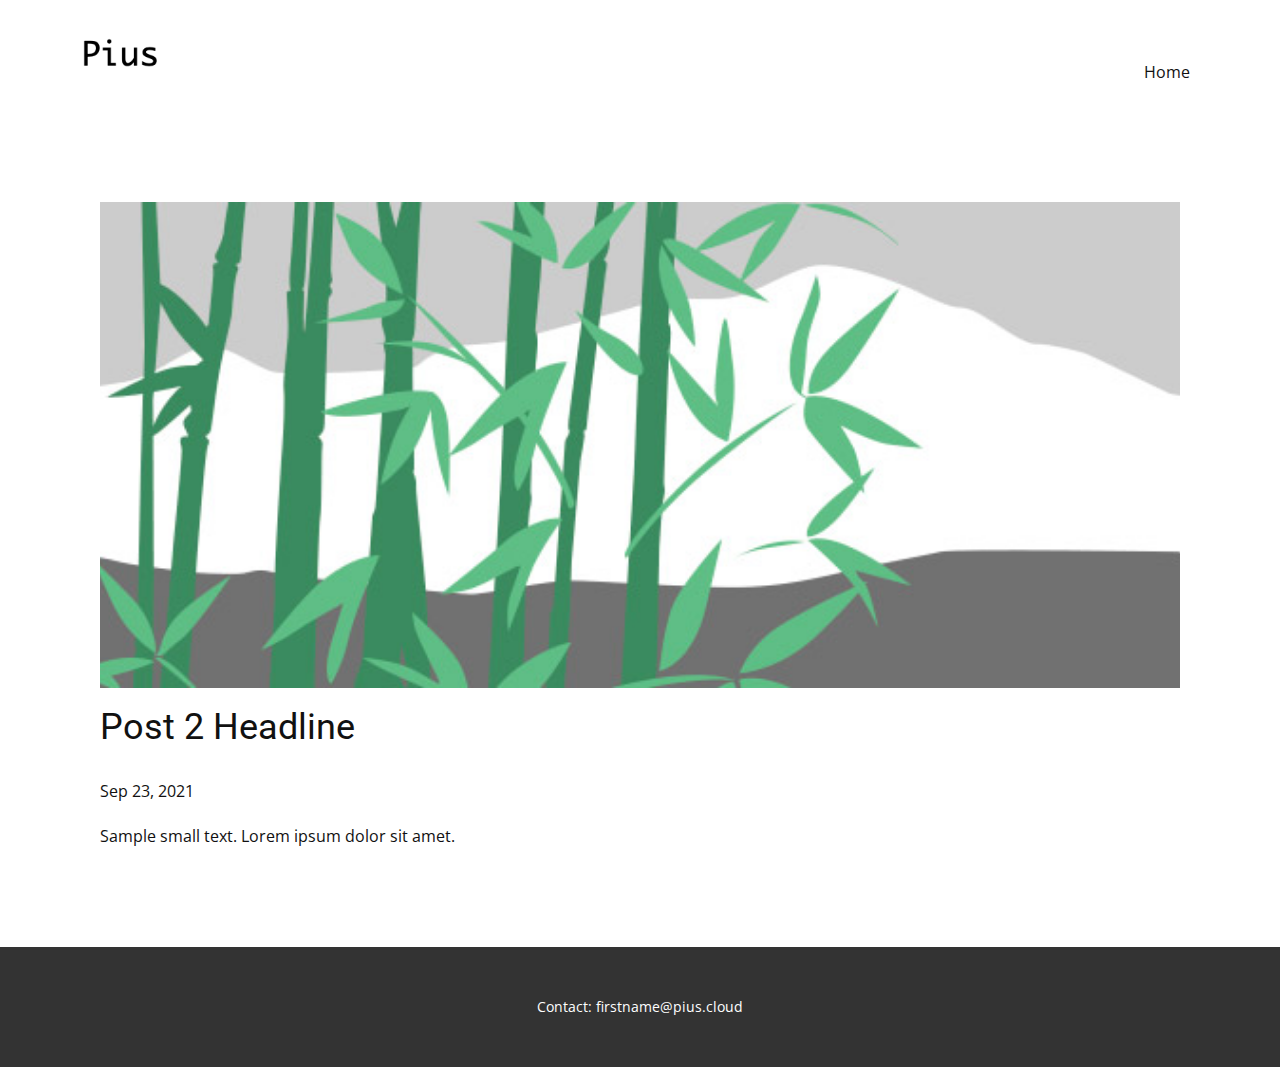
<file: blog/post-1.html>
<!doctype html>
<html style="font-size: 16px;"><head>
    <meta name="viewport" content="width=device-width, initial-scale=1.0">
    <meta charset="utf-8">
    <meta name="keywords" content="Post 1 Headline">
    <meta name="description" content="">
    <meta name="page_type" content="np-template-header-footer-from-plugin">
    <title>Post 2 Headline</title>
    <link rel="stylesheet" href="../nicepage.css" media="screen">
<link rel="stylesheet" href="../Post-Template.css" media="screen">
    <script class="u-script" type="text/javascript" src="../jquery.js" defer=""></script>
    <script class="u-script" type="text/javascript" src="../nicepage.js" defer=""></script>
    <meta name="generator" content="Nicepage 3.26.0, nicepage.com">
    <link rel="icon" href="../images/favicon.png">
    <link id="u-theme-google-font" rel="stylesheet" href="https://fonts.googleapis.com/css?family=Roboto:100,100i,300,300i,400,400i,500,500i,700,700i,900,900i|Open+Sans:300,300i,400,400i,600,600i,700,700i,800,800i">
    
    
    <script type="application/ld+json">{
		"@context": "http://schema.org",
		"@type": "Organization",
		"name": "Site1",
		"logo": "images/pius_logo.png"
}</script>
    <meta name="theme-color" content="#bf404c">
  </head>
  <body class="u-body"><header class="u-clearfix u-header u-header" id="sec-5297"><div class="u-clearfix u-sheet u-valign-middle u-sheet-1">
        <a href="https://pius.cloud" class="u-image u-logo u-image-1" data-image-width="150" data-image-height="96" title="pius.cloud">
          <img src="../images/pius_logo.png" class="u-logo-image u-logo-image-1">
        </a>
        <nav class="u-menu u-menu-dropdown u-offcanvas u-menu-1">
          <div class="menu-collapse" style="font-size: 1rem; letter-spacing: 0px;">
            <a class="u-button-style u-custom-left-right-menu-spacing u-custom-padding-bottom u-custom-top-bottom-menu-spacing u-nav-link u-text-active-palette-1-base u-text-hover-palette-2-base" href="#">
              <svg><use xmlns:xlink="http://www.w3.org/1999/xlink" xlink:href="#menu-hamburger"></use></svg>
              <svg version="1.1" xmlns="http://www.w3.org/2000/svg" xmlns:xlink="http://www.w3.org/1999/xlink"><defs><symbol id="menu-hamburger" viewBox="0 0 16 16" style="width: 16px; height: 16px;"><rect y="1" width="16" height="2"></rect><rect y="7" width="16" height="2"></rect><rect y="13" width="16" height="2"></rect>
</symbol>
</defs></svg>
            </a>
          </div>
          <div class="u-custom-menu u-nav-container">
            <ul class="u-nav u-unstyled u-nav-1"><li class="u-nav-item"><a class="u-button-style u-nav-link u-text-active-palette-1-base u-text-hover-palette-2-base" href="../Home.html" style="padding: 10px 20px;">Home</a>
</li></ul>
          </div>
          <div class="u-custom-menu u-nav-container-collapse">
            <div class="u-black u-container-style u-inner-container-layout u-opacity u-opacity-95 u-sidenav">
              <div class="u-inner-container-layout u-sidenav-overflow">
                <div class="u-menu-close"></div>
                <ul class="u-align-center u-nav u-popupmenu-items u-unstyled u-nav-2"><li class="u-nav-item"><a class="u-button-style u-nav-link" href="../Home.html" style="padding: 10px 20px;">Home</a>
</li></ul>
              </div>
            </div>
            <div class="u-black u-menu-overlay u-opacity u-opacity-70"></div>
          </div>
        </nav>
      </div></header>
    <section class="u-align-center u-clearfix u-section-1" id="sec-db81">
      <div class="u-clearfix u-sheet u-valign-middle-md u-valign-middle-sm u-valign-middle-xs u-sheet-1"><!--post_details--><!--post_details_options_json--><!--{"source":""}--><!--/post_details_options_json--><!--blog_post-->
        <div class="u-container-style u-expanded-width u-post-details u-post-details-1">
          <div class="u-container-layout u-valign-middle u-container-layout-1"><!--blog_post_image-->
            <img alt="" class="u-blog-control u-expanded-width u-image u-image-default u-image-1" src="[data-uri]"><!--/blog_post_image--><!--blog_post_header-->
            <h2 class="u-blog-control u-text u-text-1">Post 2 Headline</h2><!--/blog_post_header--><!--blog_post_metadata-->
            <div class="u-blog-control u-metadata u-metadata-1"><!--blog_post_metadata_date-->
              <span class="u-meta-date u-meta-icon">Sep 23, 2021</span><!--/blog_post_metadata_date--><!--blog_post_metadata_category-->
              <!--/blog_post_metadata_category--><!--blog_post_metadata_comments-->
              <!--/blog_post_metadata_comments-->
            </div><!--/blog_post_metadata--><!--blog_post_content-->
            <div class="u-align-justify u-blog-control u-post-content u-text u-text-2 fr-view">
  Sample small text. Lorem ipsum dolor sit amet.
  </div><!--/blog_post_content-->
          </div>
        </div><!--/blog_post--><!--/post_details-->
      </div>
    </section>
    
    
    <footer class="u-align-center u-clearfix u-footer u-grey-80 u-footer" id="sec-705d"><div class="u-clearfix u-sheet u-sheet-1">
        <p class="u-small-text u-text u-text-variant u-text-1">Contact: firstname@pius.cloud</p>
      </div></footer>
  
</body></html>
</file>
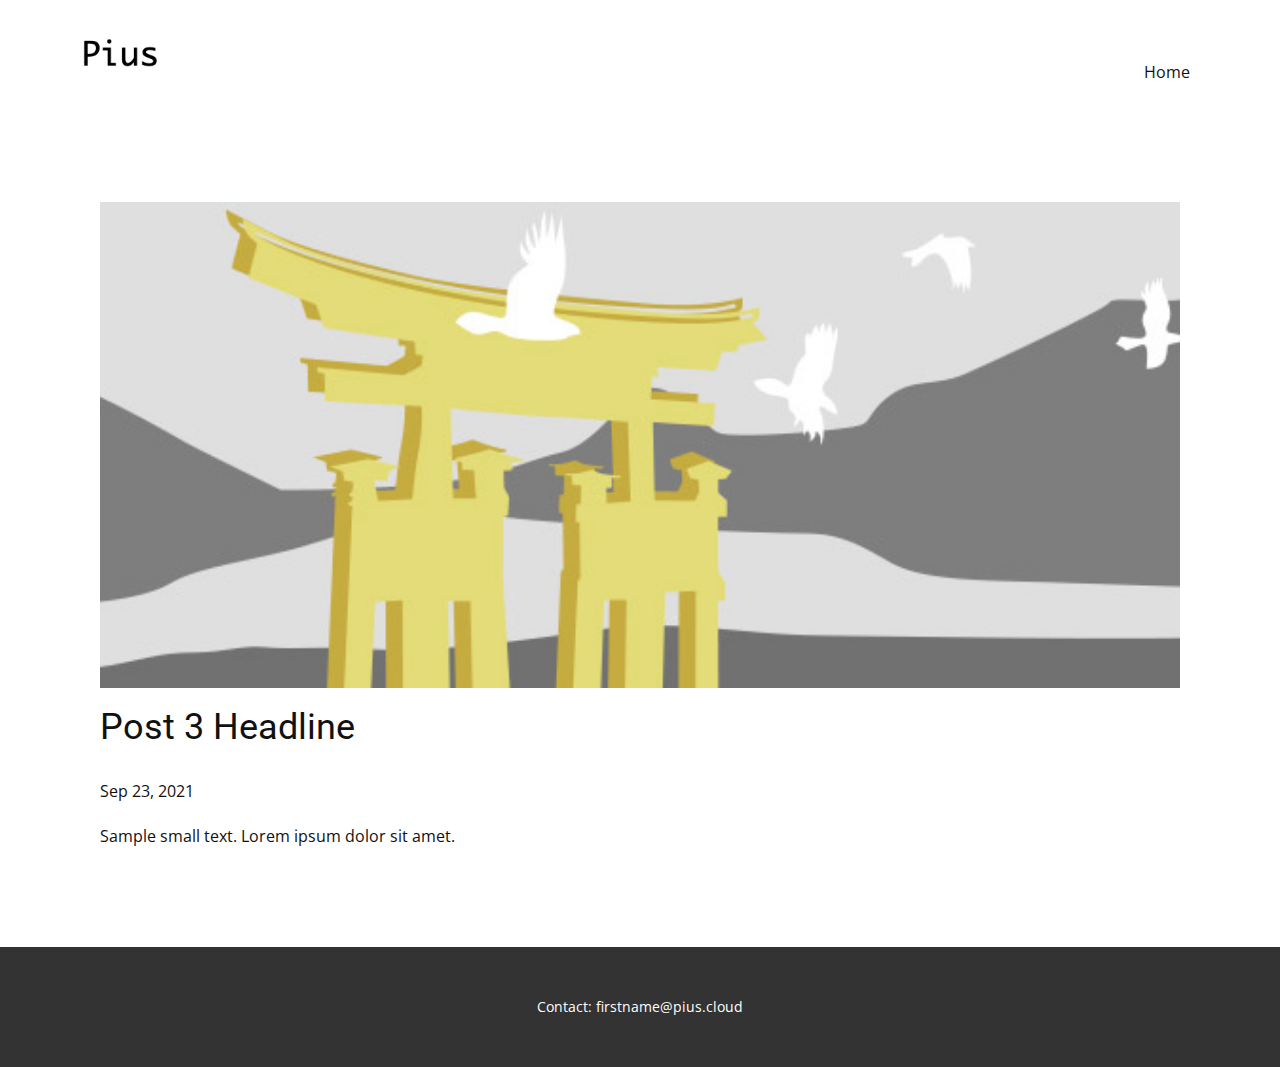
<file: blog/post-2.html>
<!doctype html>
<html style="font-size: 16px;"><head>
    <meta name="viewport" content="width=device-width, initial-scale=1.0">
    <meta charset="utf-8">
    <meta name="keywords" content="Post 1 Headline">
    <meta name="description" content="">
    <meta name="page_type" content="np-template-header-footer-from-plugin">
    <title>Post 3 Headline</title>
    <link rel="stylesheet" href="../nicepage.css" media="screen">
<link rel="stylesheet" href="../Post-Template.css" media="screen">
    <script class="u-script" type="text/javascript" src="../jquery.js" defer=""></script>
    <script class="u-script" type="text/javascript" src="../nicepage.js" defer=""></script>
    <meta name="generator" content="Nicepage 3.26.0, nicepage.com">
    <link rel="icon" href="../images/favicon.png">
    <link id="u-theme-google-font" rel="stylesheet" href="https://fonts.googleapis.com/css?family=Roboto:100,100i,300,300i,400,400i,500,500i,700,700i,900,900i|Open+Sans:300,300i,400,400i,600,600i,700,700i,800,800i">
    
    
    <script type="application/ld+json">{
		"@context": "http://schema.org",
		"@type": "Organization",
		"name": "Site1",
		"logo": "images/pius_logo.png"
}</script>
    <meta name="theme-color" content="#bf404c">
  </head>
  <body class="u-body"><header class="u-clearfix u-header u-header" id="sec-5297"><div class="u-clearfix u-sheet u-valign-middle u-sheet-1">
        <a href="https://pius.cloud" class="u-image u-logo u-image-1" data-image-width="150" data-image-height="96" title="pius.cloud">
          <img src="../images/pius_logo.png" class="u-logo-image u-logo-image-1">
        </a>
        <nav class="u-menu u-menu-dropdown u-offcanvas u-menu-1">
          <div class="menu-collapse" style="font-size: 1rem; letter-spacing: 0px;">
            <a class="u-button-style u-custom-left-right-menu-spacing u-custom-padding-bottom u-custom-top-bottom-menu-spacing u-nav-link u-text-active-palette-1-base u-text-hover-palette-2-base" href="#">
              <svg><use xmlns:xlink="http://www.w3.org/1999/xlink" xlink:href="#menu-hamburger"></use></svg>
              <svg version="1.1" xmlns="http://www.w3.org/2000/svg" xmlns:xlink="http://www.w3.org/1999/xlink"><defs><symbol id="menu-hamburger" viewBox="0 0 16 16" style="width: 16px; height: 16px;"><rect y="1" width="16" height="2"></rect><rect y="7" width="16" height="2"></rect><rect y="13" width="16" height="2"></rect>
</symbol>
</defs></svg>
            </a>
          </div>
          <div class="u-custom-menu u-nav-container">
            <ul class="u-nav u-unstyled u-nav-1"><li class="u-nav-item"><a class="u-button-style u-nav-link u-text-active-palette-1-base u-text-hover-palette-2-base" href="../Home.html" style="padding: 10px 20px;">Home</a>
</li></ul>
          </div>
          <div class="u-custom-menu u-nav-container-collapse">
            <div class="u-black u-container-style u-inner-container-layout u-opacity u-opacity-95 u-sidenav">
              <div class="u-inner-container-layout u-sidenav-overflow">
                <div class="u-menu-close"></div>
                <ul class="u-align-center u-nav u-popupmenu-items u-unstyled u-nav-2"><li class="u-nav-item"><a class="u-button-style u-nav-link" href="../Home.html" style="padding: 10px 20px;">Home</a>
</li></ul>
              </div>
            </div>
            <div class="u-black u-menu-overlay u-opacity u-opacity-70"></div>
          </div>
        </nav>
      </div></header>
    <section class="u-align-center u-clearfix u-section-1" id="sec-db81">
      <div class="u-clearfix u-sheet u-valign-middle-md u-valign-middle-sm u-valign-middle-xs u-sheet-1"><!--post_details--><!--post_details_options_json--><!--{"source":""}--><!--/post_details_options_json--><!--blog_post-->
        <div class="u-container-style u-expanded-width u-post-details u-post-details-1">
          <div class="u-container-layout u-valign-middle u-container-layout-1"><!--blog_post_image-->
            <img alt="" class="u-blog-control u-expanded-width u-image u-image-default u-image-1" src="[data-uri]"><!--/blog_post_image--><!--blog_post_header-->
            <h2 class="u-blog-control u-text u-text-1">Post 3 Headline</h2><!--/blog_post_header--><!--blog_post_metadata-->
            <div class="u-blog-control u-metadata u-metadata-1"><!--blog_post_metadata_date-->
              <span class="u-meta-date u-meta-icon">Sep 23, 2021</span><!--/blog_post_metadata_date--><!--blog_post_metadata_category-->
              <!--/blog_post_metadata_category--><!--blog_post_metadata_comments-->
              <!--/blog_post_metadata_comments-->
            </div><!--/blog_post_metadata--><!--blog_post_content-->
            <div class="u-align-justify u-blog-control u-post-content u-text u-text-2 fr-view">
  Sample small text. Lorem ipsum dolor sit amet.
  </div><!--/blog_post_content-->
          </div>
        </div><!--/blog_post--><!--/post_details-->
      </div>
    </section>
    
    
    <footer class="u-align-center u-clearfix u-footer u-grey-80 u-footer" id="sec-705d"><div class="u-clearfix u-sheet u-sheet-1">
        <p class="u-small-text u-text u-text-variant u-text-1">Contact: firstname@pius.cloud</p>
      </div></footer>
  
</body></html>
</file>
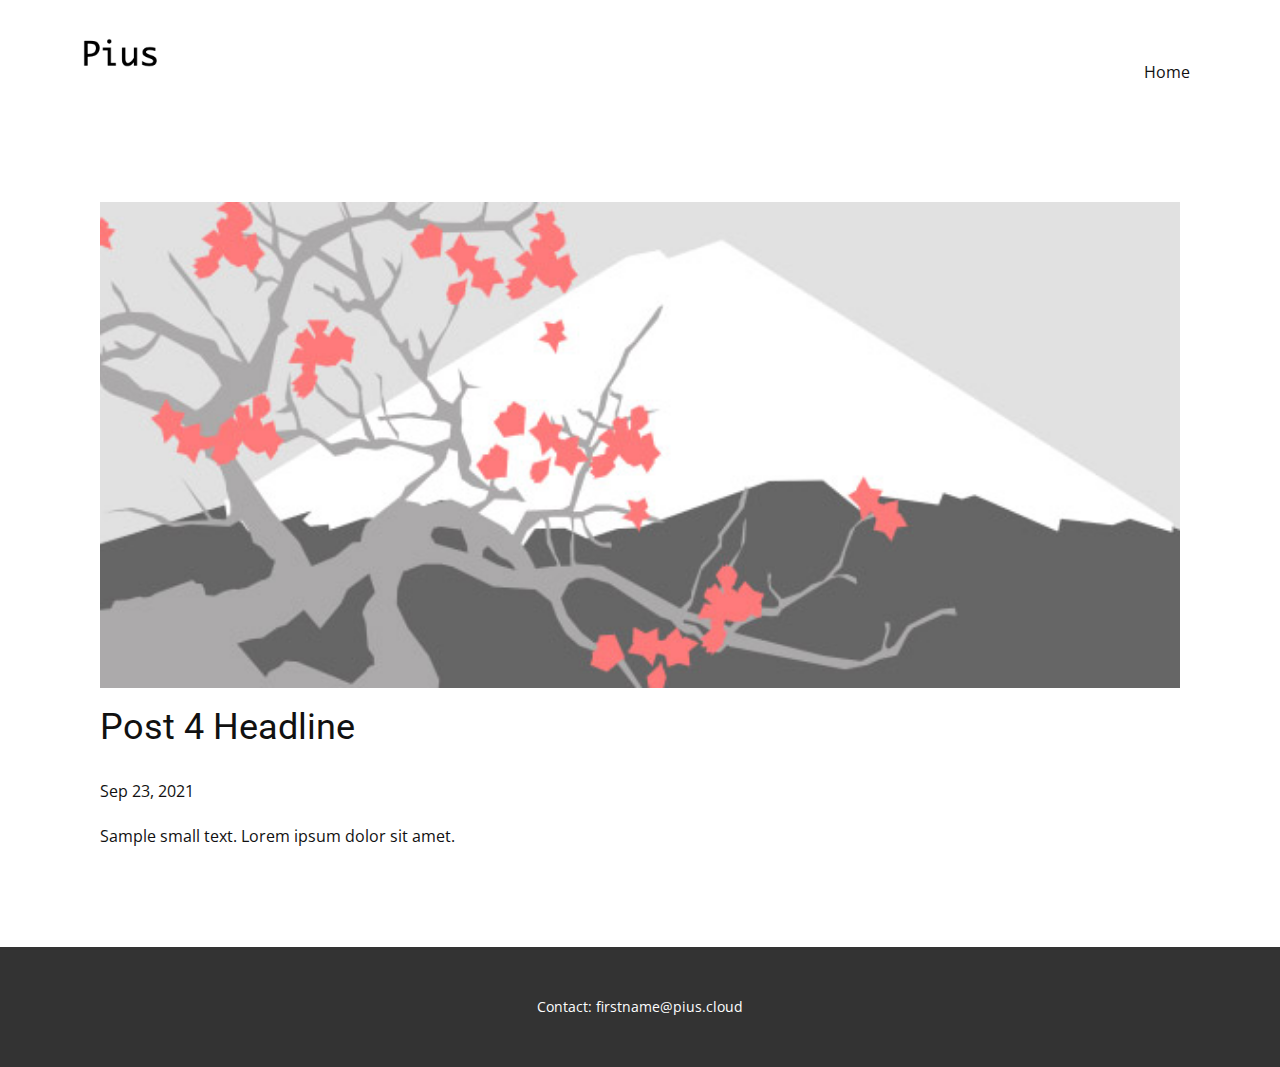
<file: blog/post-3.html>
<!doctype html>
<html style="font-size: 16px;"><head>
    <meta name="viewport" content="width=device-width, initial-scale=1.0">
    <meta charset="utf-8">
    <meta name="keywords" content="Post 1 Headline">
    <meta name="description" content="">
    <meta name="page_type" content="np-template-header-footer-from-plugin">
    <title>Post 4 Headline</title>
    <link rel="stylesheet" href="../nicepage.css" media="screen">
<link rel="stylesheet" href="../Post-Template.css" media="screen">
    <script class="u-script" type="text/javascript" src="../jquery.js" defer=""></script>
    <script class="u-script" type="text/javascript" src="../nicepage.js" defer=""></script>
    <meta name="generator" content="Nicepage 3.26.0, nicepage.com">
    <link rel="icon" href="../images/favicon.png">
    <link id="u-theme-google-font" rel="stylesheet" href="https://fonts.googleapis.com/css?family=Roboto:100,100i,300,300i,400,400i,500,500i,700,700i,900,900i|Open+Sans:300,300i,400,400i,600,600i,700,700i,800,800i">
    
    
    <script type="application/ld+json">{
		"@context": "http://schema.org",
		"@type": "Organization",
		"name": "Site1",
		"logo": "images/pius_logo.png"
}</script>
    <meta name="theme-color" content="#bf404c">
  </head>
  <body class="u-body"><header class="u-clearfix u-header u-header" id="sec-5297"><div class="u-clearfix u-sheet u-valign-middle u-sheet-1">
        <a href="https://pius.cloud" class="u-image u-logo u-image-1" data-image-width="150" data-image-height="96" title="pius.cloud">
          <img src="../images/pius_logo.png" class="u-logo-image u-logo-image-1">
        </a>
        <nav class="u-menu u-menu-dropdown u-offcanvas u-menu-1">
          <div class="menu-collapse" style="font-size: 1rem; letter-spacing: 0px;">
            <a class="u-button-style u-custom-left-right-menu-spacing u-custom-padding-bottom u-custom-top-bottom-menu-spacing u-nav-link u-text-active-palette-1-base u-text-hover-palette-2-base" href="#">
              <svg><use xmlns:xlink="http://www.w3.org/1999/xlink" xlink:href="#menu-hamburger"></use></svg>
              <svg version="1.1" xmlns="http://www.w3.org/2000/svg" xmlns:xlink="http://www.w3.org/1999/xlink"><defs><symbol id="menu-hamburger" viewBox="0 0 16 16" style="width: 16px; height: 16px;"><rect y="1" width="16" height="2"></rect><rect y="7" width="16" height="2"></rect><rect y="13" width="16" height="2"></rect>
</symbol>
</defs></svg>
            </a>
          </div>
          <div class="u-custom-menu u-nav-container">
            <ul class="u-nav u-unstyled u-nav-1"><li class="u-nav-item"><a class="u-button-style u-nav-link u-text-active-palette-1-base u-text-hover-palette-2-base" href="../Home.html" style="padding: 10px 20px;">Home</a>
</li></ul>
          </div>
          <div class="u-custom-menu u-nav-container-collapse">
            <div class="u-black u-container-style u-inner-container-layout u-opacity u-opacity-95 u-sidenav">
              <div class="u-inner-container-layout u-sidenav-overflow">
                <div class="u-menu-close"></div>
                <ul class="u-align-center u-nav u-popupmenu-items u-unstyled u-nav-2"><li class="u-nav-item"><a class="u-button-style u-nav-link" href="../Home.html" style="padding: 10px 20px;">Home</a>
</li></ul>
              </div>
            </div>
            <div class="u-black u-menu-overlay u-opacity u-opacity-70"></div>
          </div>
        </nav>
      </div></header>
    <section class="u-align-center u-clearfix u-section-1" id="sec-db81">
      <div class="u-clearfix u-sheet u-valign-middle-md u-valign-middle-sm u-valign-middle-xs u-sheet-1"><!--post_details--><!--post_details_options_json--><!--{"source":""}--><!--/post_details_options_json--><!--blog_post-->
        <div class="u-container-style u-expanded-width u-post-details u-post-details-1">
          <div class="u-container-layout u-valign-middle u-container-layout-1"><!--blog_post_image-->
            <img alt="" class="u-blog-control u-expanded-width u-image u-image-default u-image-1" src="[data-uri]"><!--/blog_post_image--><!--blog_post_header-->
            <h2 class="u-blog-control u-text u-text-1">Post 4 Headline</h2><!--/blog_post_header--><!--blog_post_metadata-->
            <div class="u-blog-control u-metadata u-metadata-1"><!--blog_post_metadata_date-->
              <span class="u-meta-date u-meta-icon">Sep 23, 2021</span><!--/blog_post_metadata_date--><!--blog_post_metadata_category-->
              <!--/blog_post_metadata_category--><!--blog_post_metadata_comments-->
              <!--/blog_post_metadata_comments-->
            </div><!--/blog_post_metadata--><!--blog_post_content-->
            <div class="u-align-justify u-blog-control u-post-content u-text u-text-2 fr-view">
  Sample small text. Lorem ipsum dolor sit amet.
  </div><!--/blog_post_content-->
          </div>
        </div><!--/blog_post--><!--/post_details-->
      </div>
    </section>
    
    
    <footer class="u-align-center u-clearfix u-footer u-grey-80 u-footer" id="sec-705d"><div class="u-clearfix u-sheet u-sheet-1">
        <p class="u-small-text u-text u-text-variant u-text-1">Contact: firstname@pius.cloud</p>
      </div></footer>
  
</body></html>
</file>
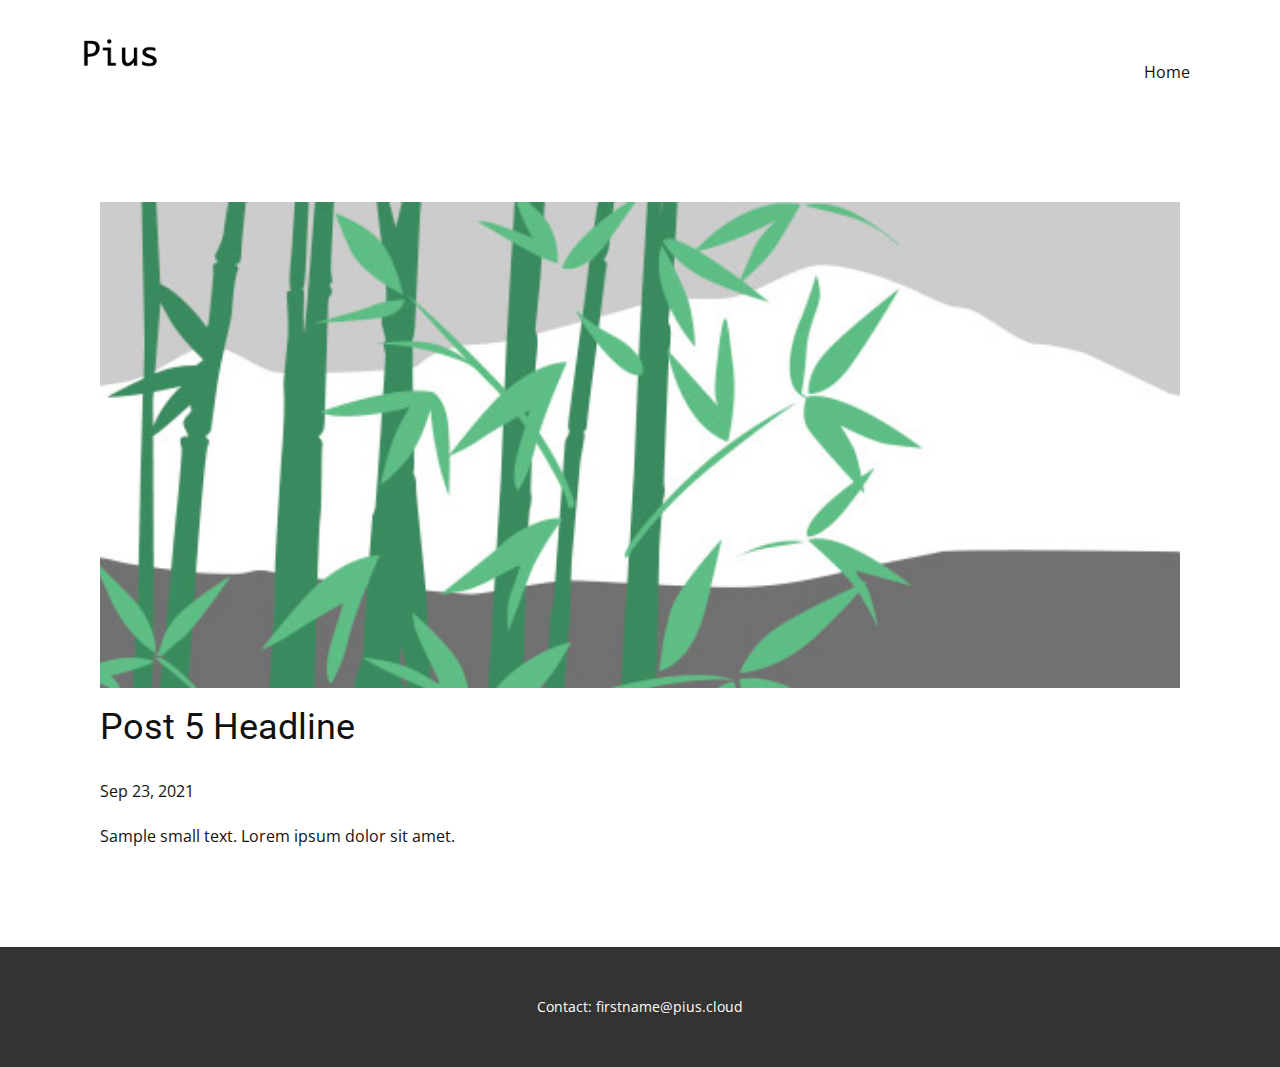
<file: blog/post-4.html>
<!doctype html>
<html style="font-size: 16px;"><head>
    <meta name="viewport" content="width=device-width, initial-scale=1.0">
    <meta charset="utf-8">
    <meta name="keywords" content="Post 1 Headline">
    <meta name="description" content="">
    <meta name="page_type" content="np-template-header-footer-from-plugin">
    <title>Post 5 Headline</title>
    <link rel="stylesheet" href="../nicepage.css" media="screen">
<link rel="stylesheet" href="../Post-Template.css" media="screen">
    <script class="u-script" type="text/javascript" src="../jquery.js" defer=""></script>
    <script class="u-script" type="text/javascript" src="../nicepage.js" defer=""></script>
    <meta name="generator" content="Nicepage 3.26.0, nicepage.com">
    <link rel="icon" href="../images/favicon.png">
    <link id="u-theme-google-font" rel="stylesheet" href="https://fonts.googleapis.com/css?family=Roboto:100,100i,300,300i,400,400i,500,500i,700,700i,900,900i|Open+Sans:300,300i,400,400i,600,600i,700,700i,800,800i">
    
    
    <script type="application/ld+json">{
		"@context": "http://schema.org",
		"@type": "Organization",
		"name": "Site1",
		"logo": "images/pius_logo.png"
}</script>
    <meta name="theme-color" content="#bf404c">
  </head>
  <body class="u-body"><header class="u-clearfix u-header u-header" id="sec-5297"><div class="u-clearfix u-sheet u-valign-middle u-sheet-1">
        <a href="https://pius.cloud" class="u-image u-logo u-image-1" data-image-width="150" data-image-height="96" title="pius.cloud">
          <img src="../images/pius_logo.png" class="u-logo-image u-logo-image-1">
        </a>
        <nav class="u-menu u-menu-dropdown u-offcanvas u-menu-1">
          <div class="menu-collapse" style="font-size: 1rem; letter-spacing: 0px;">
            <a class="u-button-style u-custom-left-right-menu-spacing u-custom-padding-bottom u-custom-top-bottom-menu-spacing u-nav-link u-text-active-palette-1-base u-text-hover-palette-2-base" href="#">
              <svg><use xmlns:xlink="http://www.w3.org/1999/xlink" xlink:href="#menu-hamburger"></use></svg>
              <svg version="1.1" xmlns="http://www.w3.org/2000/svg" xmlns:xlink="http://www.w3.org/1999/xlink"><defs><symbol id="menu-hamburger" viewBox="0 0 16 16" style="width: 16px; height: 16px;"><rect y="1" width="16" height="2"></rect><rect y="7" width="16" height="2"></rect><rect y="13" width="16" height="2"></rect>
</symbol>
</defs></svg>
            </a>
          </div>
          <div class="u-custom-menu u-nav-container">
            <ul class="u-nav u-unstyled u-nav-1"><li class="u-nav-item"><a class="u-button-style u-nav-link u-text-active-palette-1-base u-text-hover-palette-2-base" href="../Home.html" style="padding: 10px 20px;">Home</a>
</li></ul>
          </div>
          <div class="u-custom-menu u-nav-container-collapse">
            <div class="u-black u-container-style u-inner-container-layout u-opacity u-opacity-95 u-sidenav">
              <div class="u-inner-container-layout u-sidenav-overflow">
                <div class="u-menu-close"></div>
                <ul class="u-align-center u-nav u-popupmenu-items u-unstyled u-nav-2"><li class="u-nav-item"><a class="u-button-style u-nav-link" href="../Home.html" style="padding: 10px 20px;">Home</a>
</li></ul>
              </div>
            </div>
            <div class="u-black u-menu-overlay u-opacity u-opacity-70"></div>
          </div>
        </nav>
      </div></header>
    <section class="u-align-center u-clearfix u-section-1" id="sec-db81">
      <div class="u-clearfix u-sheet u-valign-middle-md u-valign-middle-sm u-valign-middle-xs u-sheet-1"><!--post_details--><!--post_details_options_json--><!--{"source":""}--><!--/post_details_options_json--><!--blog_post-->
        <div class="u-container-style u-expanded-width u-post-details u-post-details-1">
          <div class="u-container-layout u-valign-middle u-container-layout-1"><!--blog_post_image-->
            <img alt="" class="u-blog-control u-expanded-width u-image u-image-default u-image-1" src="[data-uri]"><!--/blog_post_image--><!--blog_post_header-->
            <h2 class="u-blog-control u-text u-text-1">Post 5 Headline</h2><!--/blog_post_header--><!--blog_post_metadata-->
            <div class="u-blog-control u-metadata u-metadata-1"><!--blog_post_metadata_date-->
              <span class="u-meta-date u-meta-icon">Sep 23, 2021</span><!--/blog_post_metadata_date--><!--blog_post_metadata_category-->
              <!--/blog_post_metadata_category--><!--blog_post_metadata_comments-->
              <!--/blog_post_metadata_comments-->
            </div><!--/blog_post_metadata--><!--blog_post_content-->
            <div class="u-align-justify u-blog-control u-post-content u-text u-text-2 fr-view">
  Sample small text. Lorem ipsum dolor sit amet.
  </div><!--/blog_post_content-->
          </div>
        </div><!--/blog_post--><!--/post_details-->
      </div>
    </section>
    
    
    <footer class="u-align-center u-clearfix u-footer u-grey-80 u-footer" id="sec-705d"><div class="u-clearfix u-sheet u-sheet-1">
        <p class="u-small-text u-text u-text-variant u-text-1">Contact: firstname@pius.cloud</p>
      </div></footer>
  
</body></html>
</file>
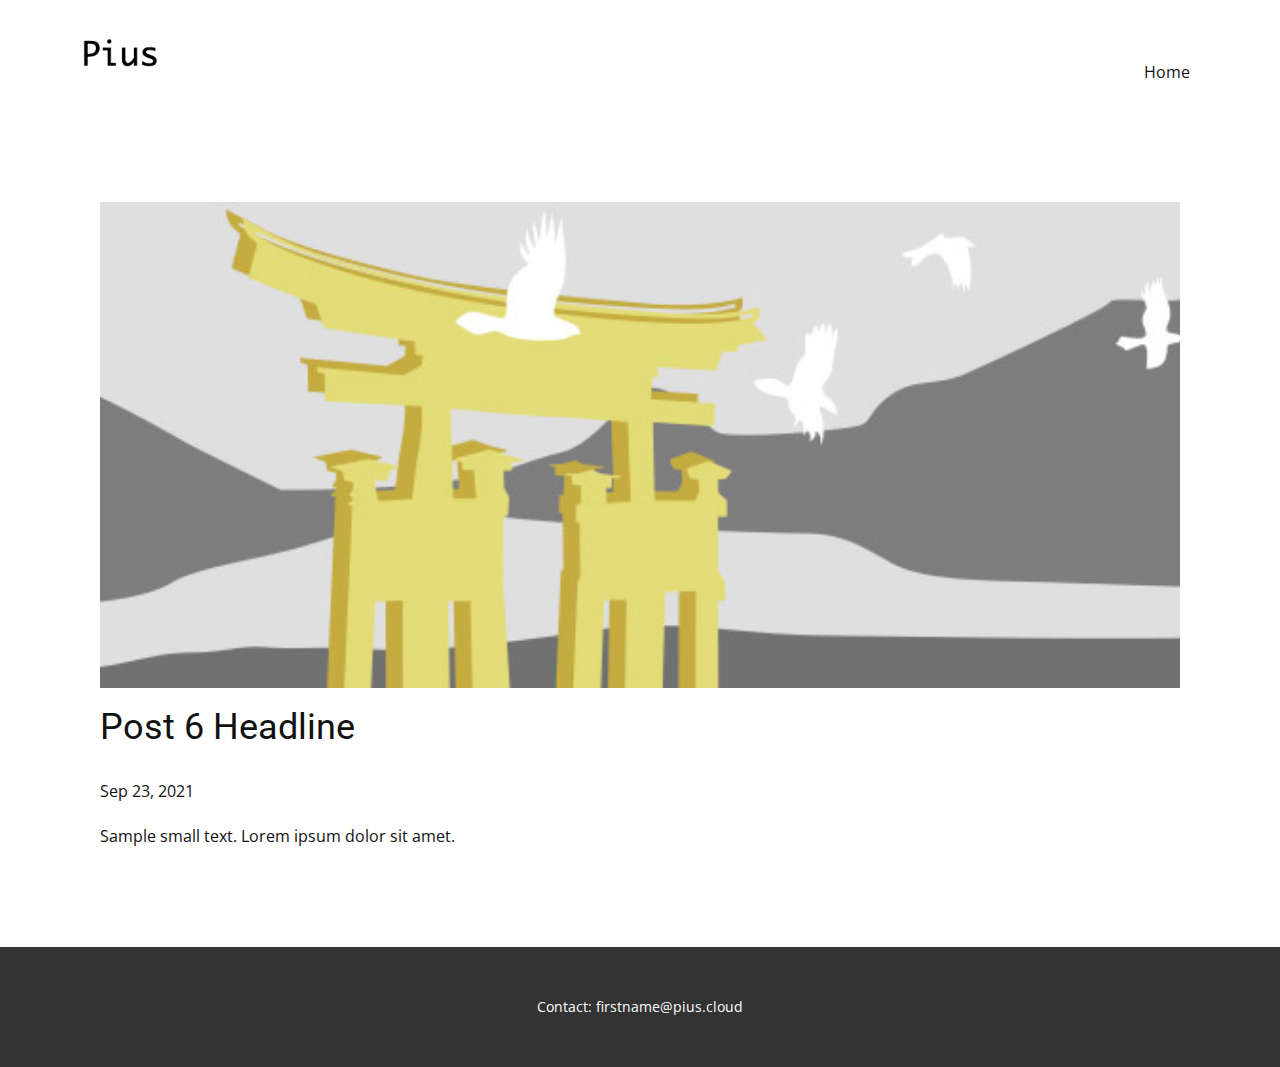
<file: blog/post-5.html>
<!doctype html>
<html style="font-size: 16px;"><head>
    <meta name="viewport" content="width=device-width, initial-scale=1.0">
    <meta charset="utf-8">
    <meta name="keywords" content="Post 1 Headline">
    <meta name="description" content="">
    <meta name="page_type" content="np-template-header-footer-from-plugin">
    <title>Post 6 Headline</title>
    <link rel="stylesheet" href="../nicepage.css" media="screen">
<link rel="stylesheet" href="../Post-Template.css" media="screen">
    <script class="u-script" type="text/javascript" src="../jquery.js" defer=""></script>
    <script class="u-script" type="text/javascript" src="../nicepage.js" defer=""></script>
    <meta name="generator" content="Nicepage 3.26.0, nicepage.com">
    <link rel="icon" href="../images/favicon.png">
    <link id="u-theme-google-font" rel="stylesheet" href="https://fonts.googleapis.com/css?family=Roboto:100,100i,300,300i,400,400i,500,500i,700,700i,900,900i|Open+Sans:300,300i,400,400i,600,600i,700,700i,800,800i">
    
    
    <script type="application/ld+json">{
		"@context": "http://schema.org",
		"@type": "Organization",
		"name": "Site1",
		"logo": "images/pius_logo.png"
}</script>
    <meta name="theme-color" content="#bf404c">
  </head>
  <body class="u-body"><header class="u-clearfix u-header u-header" id="sec-5297"><div class="u-clearfix u-sheet u-valign-middle u-sheet-1">
        <a href="https://pius.cloud" class="u-image u-logo u-image-1" data-image-width="150" data-image-height="96" title="pius.cloud">
          <img src="../images/pius_logo.png" class="u-logo-image u-logo-image-1">
        </a>
        <nav class="u-menu u-menu-dropdown u-offcanvas u-menu-1">
          <div class="menu-collapse" style="font-size: 1rem; letter-spacing: 0px;">
            <a class="u-button-style u-custom-left-right-menu-spacing u-custom-padding-bottom u-custom-top-bottom-menu-spacing u-nav-link u-text-active-palette-1-base u-text-hover-palette-2-base" href="#">
              <svg><use xmlns:xlink="http://www.w3.org/1999/xlink" xlink:href="#menu-hamburger"></use></svg>
              <svg version="1.1" xmlns="http://www.w3.org/2000/svg" xmlns:xlink="http://www.w3.org/1999/xlink"><defs><symbol id="menu-hamburger" viewBox="0 0 16 16" style="width: 16px; height: 16px;"><rect y="1" width="16" height="2"></rect><rect y="7" width="16" height="2"></rect><rect y="13" width="16" height="2"></rect>
</symbol>
</defs></svg>
            </a>
          </div>
          <div class="u-custom-menu u-nav-container">
            <ul class="u-nav u-unstyled u-nav-1"><li class="u-nav-item"><a class="u-button-style u-nav-link u-text-active-palette-1-base u-text-hover-palette-2-base" href="../Home.html" style="padding: 10px 20px;">Home</a>
</li></ul>
          </div>
          <div class="u-custom-menu u-nav-container-collapse">
            <div class="u-black u-container-style u-inner-container-layout u-opacity u-opacity-95 u-sidenav">
              <div class="u-inner-container-layout u-sidenav-overflow">
                <div class="u-menu-close"></div>
                <ul class="u-align-center u-nav u-popupmenu-items u-unstyled u-nav-2"><li class="u-nav-item"><a class="u-button-style u-nav-link" href="../Home.html" style="padding: 10px 20px;">Home</a>
</li></ul>
              </div>
            </div>
            <div class="u-black u-menu-overlay u-opacity u-opacity-70"></div>
          </div>
        </nav>
      </div></header>
    <section class="u-align-center u-clearfix u-section-1" id="sec-db81">
      <div class="u-clearfix u-sheet u-valign-middle-md u-valign-middle-sm u-valign-middle-xs u-sheet-1"><!--post_details--><!--post_details_options_json--><!--{"source":""}--><!--/post_details_options_json--><!--blog_post-->
        <div class="u-container-style u-expanded-width u-post-details u-post-details-1">
          <div class="u-container-layout u-valign-middle u-container-layout-1"><!--blog_post_image-->
            <img alt="" class="u-blog-control u-expanded-width u-image u-image-default u-image-1" src="[data-uri]"><!--/blog_post_image--><!--blog_post_header-->
            <h2 class="u-blog-control u-text u-text-1">Post 6 Headline</h2><!--/blog_post_header--><!--blog_post_metadata-->
            <div class="u-blog-control u-metadata u-metadata-1"><!--blog_post_metadata_date-->
              <span class="u-meta-date u-meta-icon">Sep 23, 2021</span><!--/blog_post_metadata_date--><!--blog_post_metadata_category-->
              <!--/blog_post_metadata_category--><!--blog_post_metadata_comments-->
              <!--/blog_post_metadata_comments-->
            </div><!--/blog_post_metadata--><!--blog_post_content-->
            <div class="u-align-justify u-blog-control u-post-content u-text u-text-2 fr-view">
  Sample small text. Lorem ipsum dolor sit amet.
  </div><!--/blog_post_content-->
          </div>
        </div><!--/blog_post--><!--/post_details-->
      </div>
    </section>
    
    
    <footer class="u-align-center u-clearfix u-footer u-grey-80 u-footer" id="sec-705d"><div class="u-clearfix u-sheet u-sheet-1">
        <p class="u-small-text u-text u-text-variant u-text-1">Contact: firstname@pius.cloud</p>
      </div></footer>
  
</body></html>
</file>
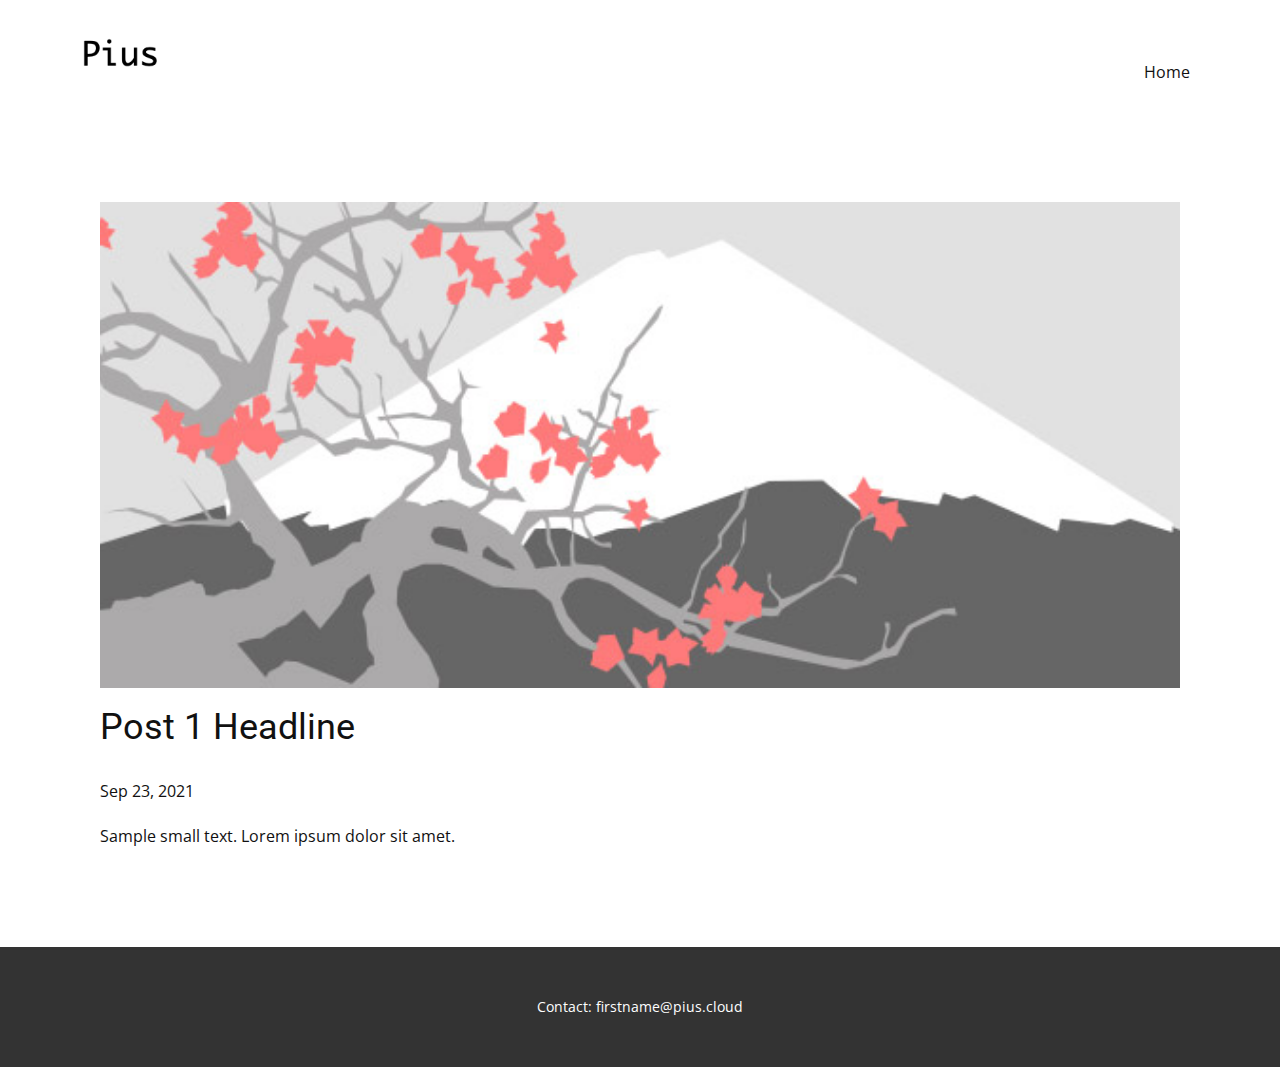
<file: blog/post.html>
<!doctype html>
<html style="font-size: 16px;"><head>
    <meta name="viewport" content="width=device-width, initial-scale=1.0">
    <meta charset="utf-8">
    <meta name="keywords" content="Post 1 Headline">
    <meta name="description" content="">
    <meta name="page_type" content="np-template-header-footer-from-plugin">
    <title>Post 1 Headline</title>
    <link rel="stylesheet" href="../nicepage.css" media="screen">
<link rel="stylesheet" href="../Post-Template.css" media="screen">
    <script class="u-script" type="text/javascript" src="../jquery.js" defer=""></script>
    <script class="u-script" type="text/javascript" src="../nicepage.js" defer=""></script>
    <meta name="generator" content="Nicepage 3.26.0, nicepage.com">
    <link rel="icon" href="../images/favicon.png">
    <link id="u-theme-google-font" rel="stylesheet" href="https://fonts.googleapis.com/css?family=Roboto:100,100i,300,300i,400,400i,500,500i,700,700i,900,900i|Open+Sans:300,300i,400,400i,600,600i,700,700i,800,800i">
    
    
    <script type="application/ld+json">{
		"@context": "http://schema.org",
		"@type": "Organization",
		"name": "Site1",
		"logo": "images/pius_logo.png"
}</script>
    <meta name="theme-color" content="#bf404c">
  </head>
  <body class="u-body"><header class="u-clearfix u-header u-header" id="sec-5297"><div class="u-clearfix u-sheet u-valign-middle u-sheet-1">
        <a href="https://pius.cloud" class="u-image u-logo u-image-1" data-image-width="150" data-image-height="96" title="pius.cloud">
          <img src="../images/pius_logo.png" class="u-logo-image u-logo-image-1">
        </a>
        <nav class="u-menu u-menu-dropdown u-offcanvas u-menu-1">
          <div class="menu-collapse" style="font-size: 1rem; letter-spacing: 0px;">
            <a class="u-button-style u-custom-left-right-menu-spacing u-custom-padding-bottom u-custom-top-bottom-menu-spacing u-nav-link u-text-active-palette-1-base u-text-hover-palette-2-base" href="#">
              <svg><use xmlns:xlink="http://www.w3.org/1999/xlink" xlink:href="#menu-hamburger"></use></svg>
              <svg version="1.1" xmlns="http://www.w3.org/2000/svg" xmlns:xlink="http://www.w3.org/1999/xlink"><defs><symbol id="menu-hamburger" viewBox="0 0 16 16" style="width: 16px; height: 16px;"><rect y="1" width="16" height="2"></rect><rect y="7" width="16" height="2"></rect><rect y="13" width="16" height="2"></rect>
</symbol>
</defs></svg>
            </a>
          </div>
          <div class="u-custom-menu u-nav-container">
            <ul class="u-nav u-unstyled u-nav-1"><li class="u-nav-item"><a class="u-button-style u-nav-link u-text-active-palette-1-base u-text-hover-palette-2-base" href="../Home.html" style="padding: 10px 20px;">Home</a>
</li></ul>
          </div>
          <div class="u-custom-menu u-nav-container-collapse">
            <div class="u-black u-container-style u-inner-container-layout u-opacity u-opacity-95 u-sidenav">
              <div class="u-inner-container-layout u-sidenav-overflow">
                <div class="u-menu-close"></div>
                <ul class="u-align-center u-nav u-popupmenu-items u-unstyled u-nav-2"><li class="u-nav-item"><a class="u-button-style u-nav-link" href="../Home.html" style="padding: 10px 20px;">Home</a>
</li></ul>
              </div>
            </div>
            <div class="u-black u-menu-overlay u-opacity u-opacity-70"></div>
          </div>
        </nav>
      </div></header>
    <section class="u-align-center u-clearfix u-section-1" id="sec-db81">
      <div class="u-clearfix u-sheet u-valign-middle-md u-valign-middle-sm u-valign-middle-xs u-sheet-1"><!--post_details--><!--post_details_options_json--><!--{"source":""}--><!--/post_details_options_json--><!--blog_post-->
        <div class="u-container-style u-expanded-width u-post-details u-post-details-1">
          <div class="u-container-layout u-valign-middle u-container-layout-1"><!--blog_post_image-->
            <img alt="" class="u-blog-control u-expanded-width u-image u-image-default u-image-1" src="[data-uri]"><!--/blog_post_image--><!--blog_post_header-->
            <h2 class="u-blog-control u-text u-text-1">Post 1 Headline</h2><!--/blog_post_header--><!--blog_post_metadata-->
            <div class="u-blog-control u-metadata u-metadata-1"><!--blog_post_metadata_date-->
              <span class="u-meta-date u-meta-icon">Sep 23, 2021</span><!--/blog_post_metadata_date--><!--blog_post_metadata_category-->
              <!--/blog_post_metadata_category--><!--blog_post_metadata_comments-->
              <!--/blog_post_metadata_comments-->
            </div><!--/blog_post_metadata--><!--blog_post_content-->
            <div class="u-align-justify u-blog-control u-post-content u-text u-text-2 fr-view">
  Sample small text. Lorem ipsum dolor sit amet.
  </div><!--/blog_post_content-->
          </div>
        </div><!--/blog_post--><!--/post_details-->
      </div>
    </section>
    
    
    <footer class="u-align-center u-clearfix u-footer u-grey-80 u-footer" id="sec-705d"><div class="u-clearfix u-sheet u-sheet-1">
        <p class="u-small-text u-text u-text-variant u-text-1">Contact: firstname@pius.cloud</p>
      </div></footer>
  
</body></html>
</file>
